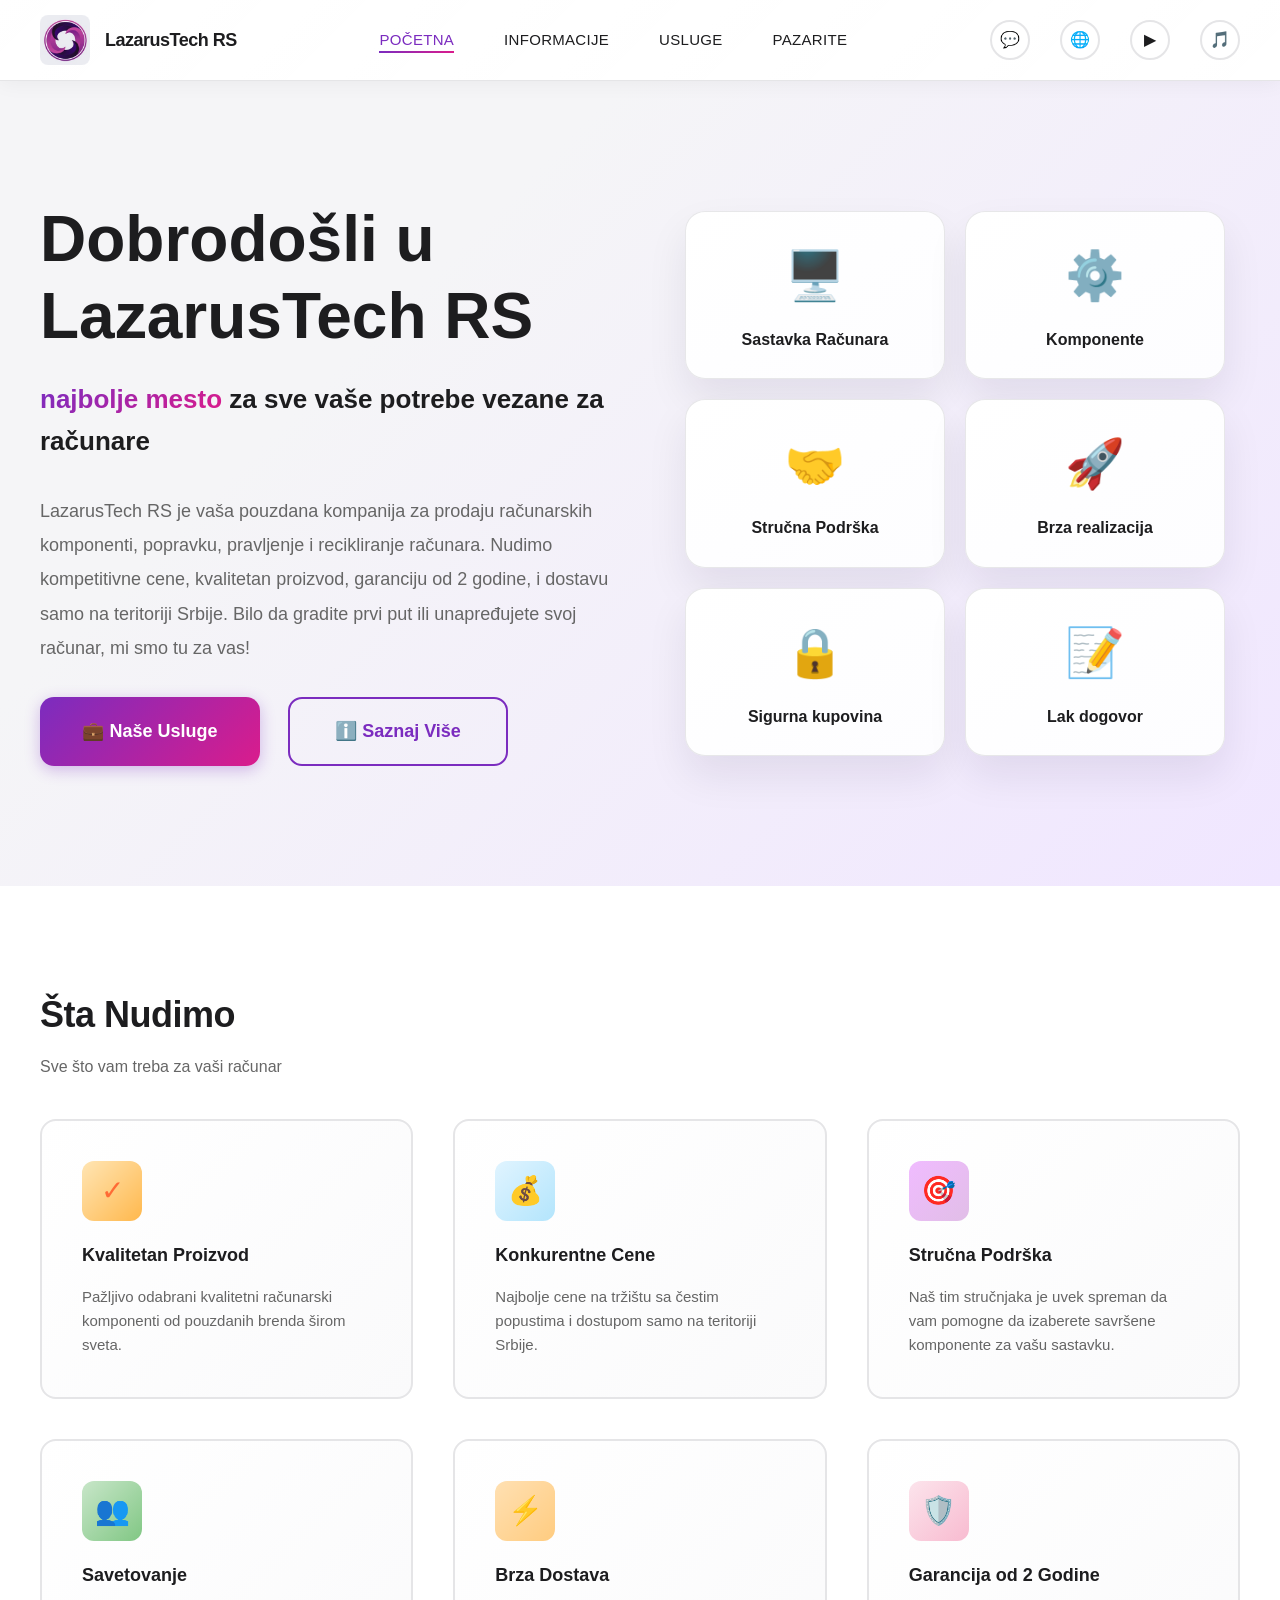
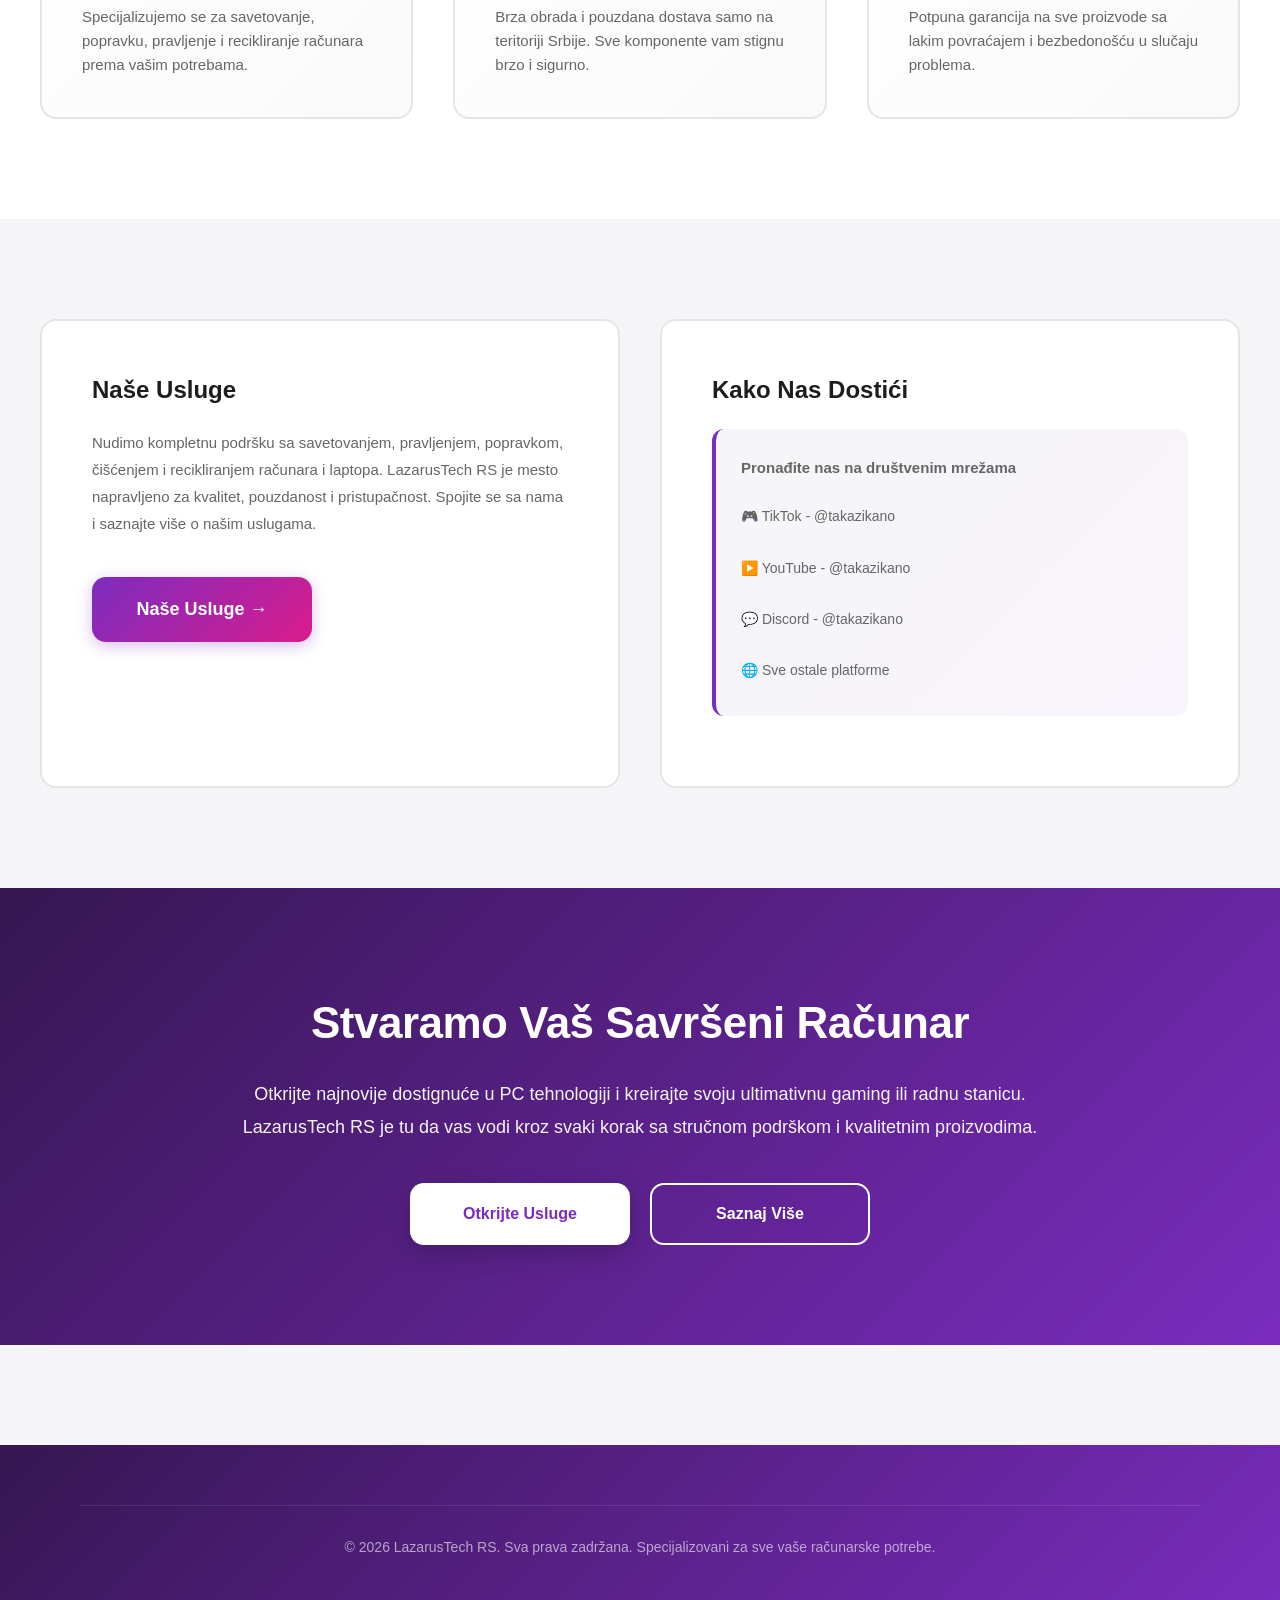
<file: index.html>
<!DOCTYPE html>
<html lang="en">

<head>
    <meta charset="UTF-8">
    <meta name="viewport" content="width=device-width, initial-scale=1.0">
    <title>LazarusTech RS - Računarske Usluge u Srbiji</title>
    <meta name="description" content="LazarusTech RS - Specijalizovani za prodaju komponenti, popravku, sastavku, čišćenje i recikliranje računara. Dostava samo za Srbiju.">
    <meta name="keywords" content="računar, komponente, popravka, sastavka, usluge, Srbija, LazarusTech">
    <script>
        // Redirect to homepage
        window.location.href = './homepage/index.html';
    </script>
    <style>
        body {
            font-family: -apple-system, BlinkMacSystemFont, 'Segoe UI', 'Roboto', sans-serif;
            background: linear-gradient(135deg, #361652 0%, #7B2CBF 100%);
            color: white;
            margin: 0;
            padding: 0;
            display: flex;
            align-items: center;
            justify-content: center;
            min-height: 100vh;
        }
        
        .loading-container {
            text-align: center;
        }
        
        .logo {
            width: 80px;
            height: 80px;
            border-radius: 50%;
            background: linear-gradient(135deg, #7B2CBF, #DA1C8C);
            margin: 0 auto 30px;
            display: flex;
            align-items: center;
            justify-content: center;
            font-size: 40px;
            box-shadow: 0 8px 32px rgba(123, 44, 191, 0.3);
            animation: spin 3s linear infinite;
        }
        
        h1 {
            font-size: 32px;
            font-weight: 700;
            margin: 0 0 15px;
            letter-spacing: -0.5px;
        }
        
        p {
            font-size: 16px;
            opacity: 0.95;
            margin: 0 0 30px;
        }
        
        .loading-text {
            font-size: 14px;
            opacity: 0.8;
        }
        
        @keyframes spin {
            from {
                transform: rotate(0deg);
            }
            to {
                transform: rotate(360deg);
            }
        }
        
        @keyframes pulse {
            0%,
            100% {
                opacity: 0.7;
            }
            50% {
                opacity: 1;
            }
        }
        
        .dot {
            display: inline-block;
            width: 8px;
            height: 8px;
            border-radius: 50%;
            background: white;
            margin: 0 4px;
            animation: pulse 1.5s infinite;
        }
        
        .dot:nth-child(2) {
            animation-delay: 0.2s;
        }
        
        .dot:nth-child(3) {
            animation-delay: 0.4s;
        }
        
        a {
            color: white;
            text-decoration: none;
            padding: 12px 28px;
            border: 2px solid white;
            border-radius: 8px;
            display: inline-block;
            transition: all 0.3s ease;
            font-weight: 600;
        }
        
        a:hover {
            background: white;
            color: #7B2CBF;
            transform: translateY(-2px);
            box-shadow: 0 8px 24px rgba(0, 0, 0, 0.2);
        }
        
        .no-script {
            display: none;
        }
    </style>
</head>

<body>
    <div class="loading-container">
        <div class="logo">L</div>
        <h1>LazarusTech RS</h1>
        <p>Učitavanje vaših usluga...</p>

        <div class="loading-text">
            <span class="dot"></span>
            <span class="dot"></span>
            <span class="dot"></span>
        </div>
    </div>

    <noscript>
        <div class="loading-container no-script" style="display: flex; flex-direction: column;">
            <h1>Dobrodošli u LazarusTech RS</h1>
            <p>JavaScript je potreban za pravilno funkcionisanje ove veb stranice.</p>
            <a href="./homepage/index.html">Continue to Homepage</a>
        </div>
    </noscript>
</body>

</html>
</file>
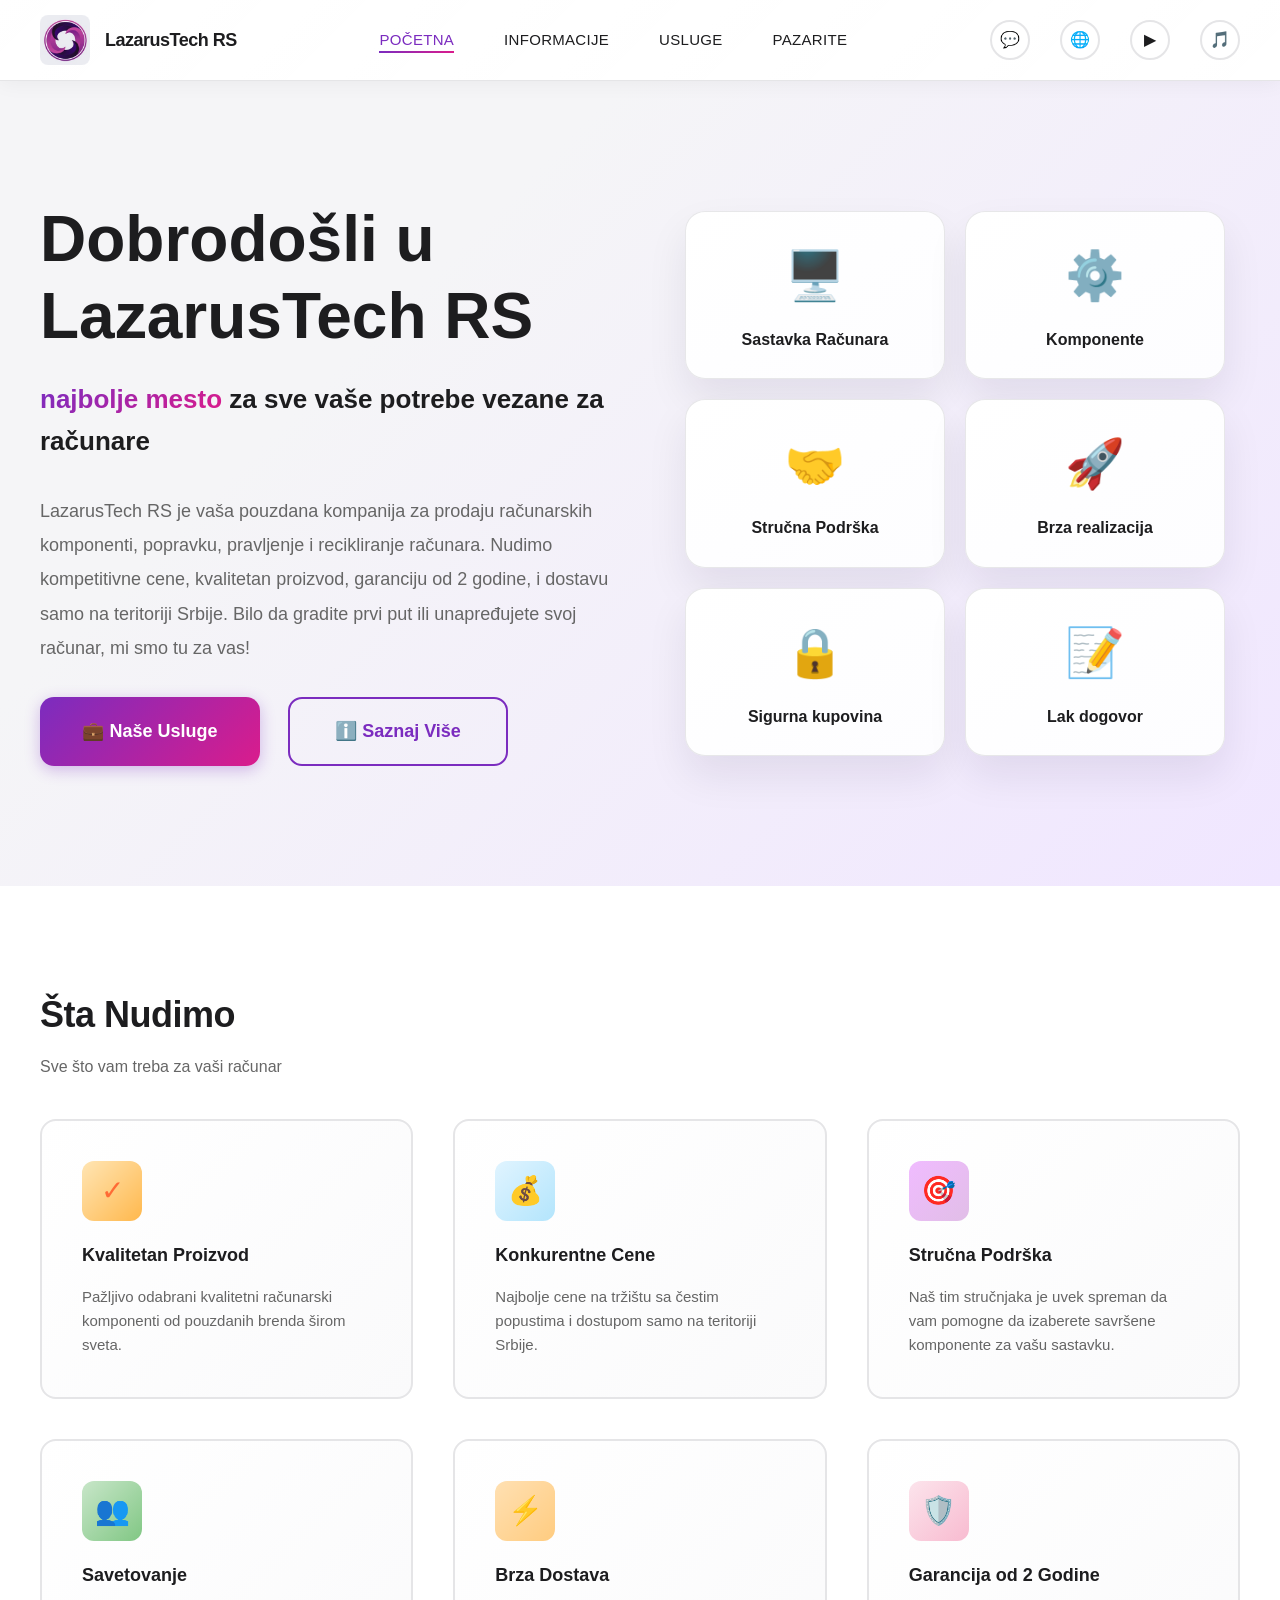
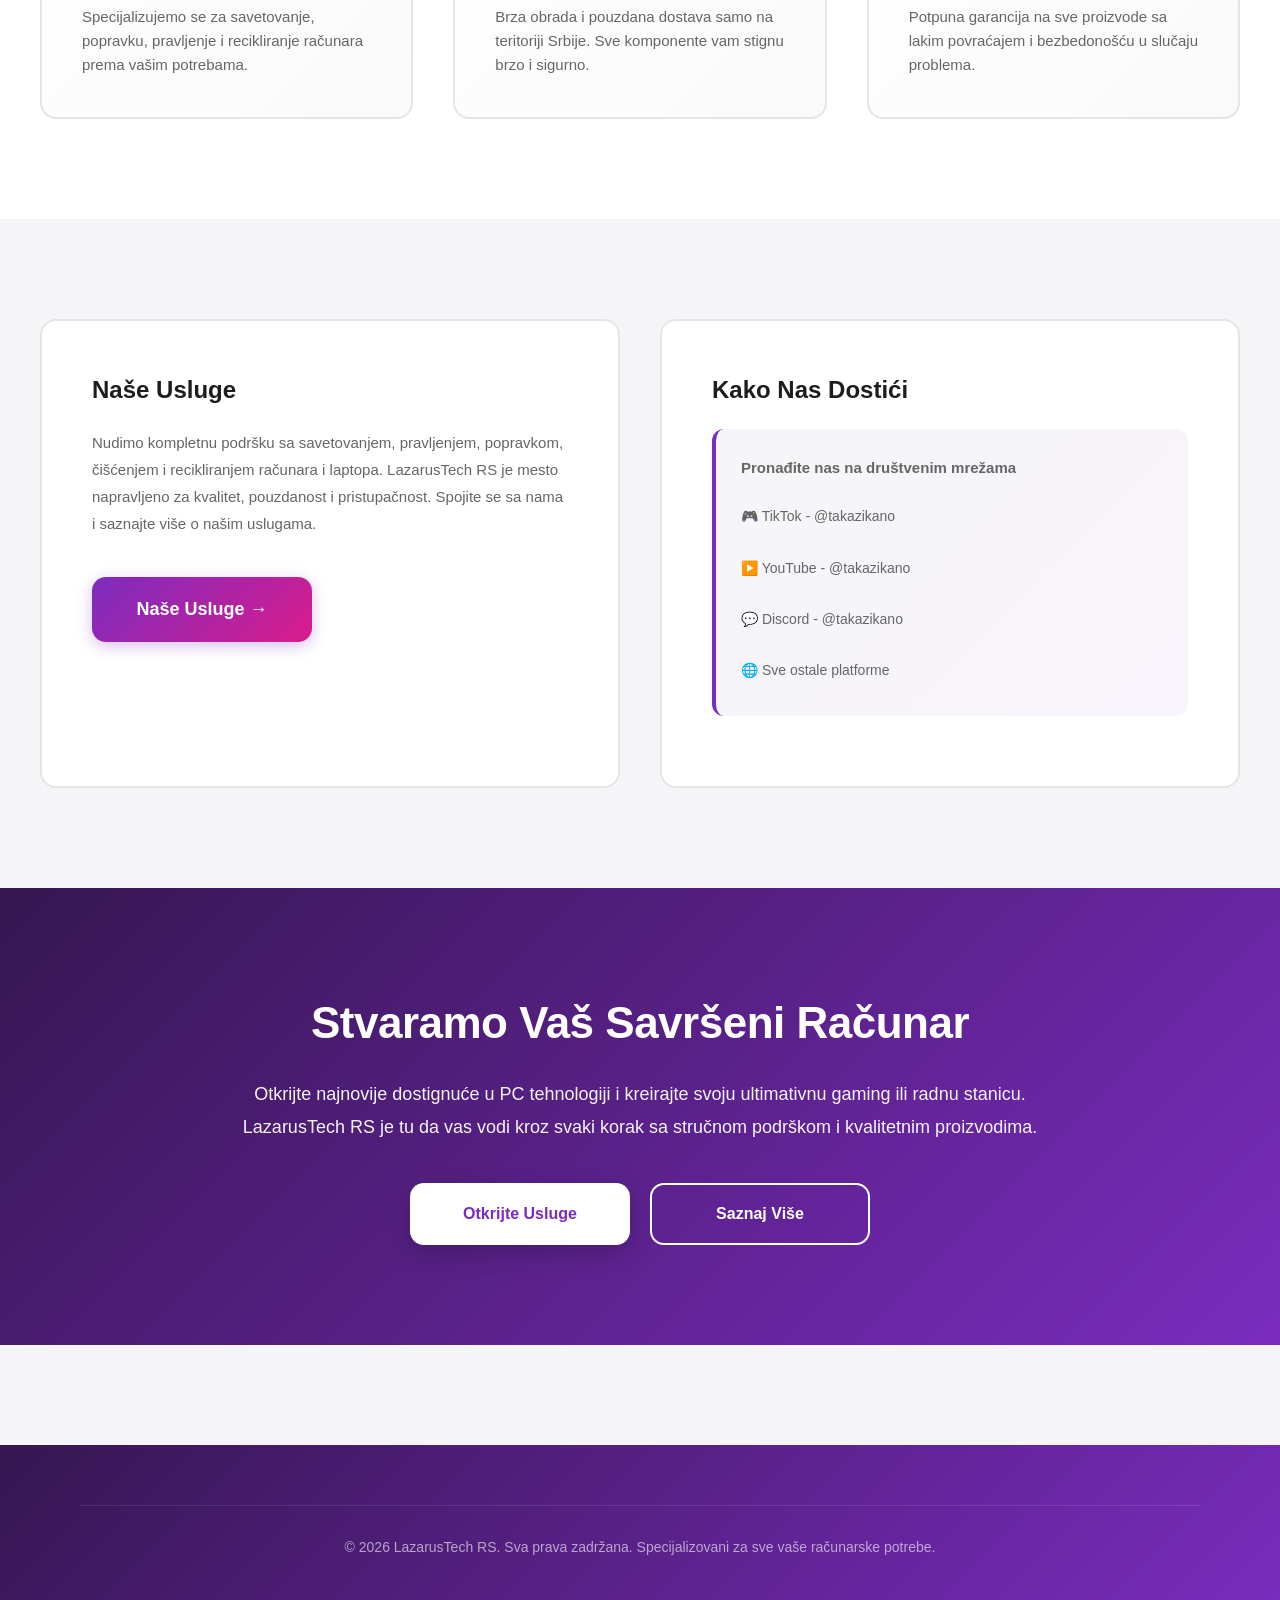
<file: homepage/index.html>
<!DOCTYPE html>
<html lang="en">

<head>
    <meta charset="UTF-8">
    <meta name="viewport" content="width=device-width, initial-scale=1.0">
    <title>LazarusTech RS - Početna</title>
    <link rel="stylesheet" href="../shared/shared-styles.css">
    <link rel="stylesheet" href="styles.css">
</head>

<body>
    <!-- Navigation -->
    <nav>
        <div class="nav-container">
            <a href="index.html" class="nav-logo">
                <img src="./images/otpc-logo.png" alt="LazarusTech RS" class="logo-image">
                <span class="logo-text">LazarusTech RS</span>
            </a>

            <ul class="nav-menu">
                <li><a href="index.html" class="active">POČETNA</a></li>
                <li><a href="../information/index.html">INFORMACIJE</a></li>
                <li><a href="../online-store/index.html">USLUGE</a></li>
                <li><a href="../local-store/index.html">PAZARITE</a></li>
            </ul>

            <div class="nav-socials">
                <a href="" class="social-btn" data-social="discord" title="Discord">💬</a>
                <a href="" class="social-btn" data-social="github" title="Support Page">🌐</a>
                <a href="" class="social-btn" data-social="youtube" title="YouTube">▶</a>
                <a href="" class="social-btn" data-social="tiktok" title="TikTok">🎵</a>
            </div>
            <button class="mobile-menu-toggle" type="button" onclick="toggleMobileMenu()" aria-label="Otvori navigaciju" aria-expanded="false">
                <span></span>
            </button>
        </div>
    </nav>

    <!-- Main Content -->
    <main>
        <!-- Hero Section -->
        <section class="hero-section">
            <div class="container">
                <div class="hero-content">
                    <div class="hero-text" data-animate>
                        <h1 class="hero-title">Dobrodošli u LazarusTech RS</h1>
                        <p class="hero-subtitle">
                            <span class="highlight-text">najbolje mesto</span> za sve vaše potrebe vezane za računare
                        </p>
                        <div class="hero-description">
                            <p>
                                LazarusTech RS je vaša pouzdana kompanija za prodaju računarskih komponenti, popravku, pravljenje i recikliranje računara. Nudimo kompetitivne cene, kvalitetan proizvod, garanciju od 2 godine, i dostavu samo na teritoriji Srbije. Bilo da gradite prvi
                                put ili unapređujete svoj računar, mi smo tu za vas!
                            </p>
                        </div>
                        <div class="hero-buttons">
                            <a href="../online-store/index.html" class="btn btn-primary">
                                💼 Naše Usluge
                            </a>
                            <a href="../local-store/index.html" class="btn btn-secondary">
                                ℹ️ Saznaj Više
                            </a>
                        </div>
                    </div>

                    <div class="hero-visual" data-animate>
                        <div class="visual-box">
                            <div class="floating-card pc-build">
                                <div class="card-icon">🖥️</div>
                                <span>Sastavka Računara</span>
                            </div>
                            <div class="floating-card components">
                                <div class="card-icon">⚙️</div>
                                <span>Komponente</span>
                            </div>
                            <div class="floating-card support">
                                <div class="card-icon">🤝</div>
                                <span>Stručna Podrška</span>
                            </div>
                            <div class="floating-card fast-realization">
                                <div class="card-icon">🚀</div>
                                <span>Brza realizacija</span>
                            </div>
                            <div class="floating-card secure-purchase">
                                <div class="card-icon">🔒</div>
                                <span>Sigurna kupovina</span>
                            </div>
                            <div class="floating-card easy-deal">
                                <div class="card-icon">📝</div>
                                <span>Lak dogovor</span>
                            </div>
                        </div>
                    </div>
                </div>
            </div>
        </section>

        <!-- Features Section -->
        <section class="features-section">
            <div class="container">
                <h2 class="section-title">Šta Nudimo</h2>
                <p class="section-subtitle">Sve što vam treba za vaši računar</p>

                <div class="features-grid">
                    <div class="feature-card" data-animate>
                        <div class="feature-icon quality">
                            <span>✓</span>
                        </div>
                        <h3>Kvalitetan Proizvod</h3>
                        <p>Pažljivo odabrani kvalitetni računarski komponenti od pouzdanih brenda širom sveta.</p>
                    </div>

                    <div class="feature-card" data-animate>
                        <div class="feature-icon price">
                            <span>💰</span>
                        </div>
                        <h3>Konkurentne Cene</h3>
                        <p>Najbolje cene na tržištu sa čestim popustima i dostupom samo na teritoriji Srbije.</p>
                    </div>

                    <div class="feature-card" data-animate>
                        <div class="feature-icon support">
                            <span>🎯</span>
                        </div>
                        <h3>Stručna Podrška</h3>
                        <p>Naš tim stručnjaka je uvek spreman da vam pomogne da izaberete savršene komponente za vašu sastavku.</p>
                    </div>

                    <div class="feature-card" data-animate>
                        <div class="feature-icon community">
                            <span>👥</span>
                        </div>
                        <h3>Savetovanje</h3>
                        <p>Specijalizujemo se za savetovanje, popravku, pravljenje i recikliranje računara prema vašim potrebama.</p>
                    </div>

                    <div class="feature-card" data-animate>
                        <div class="feature-icon fast">
                            <span>⚡</span>
                        </div>
                        <h3>Brza Dostava</h3>
                        <p>Brza obrada i pouzdana dostava samo na teritoriji Srbije. Sve komponente vam stignu brzo i sigurno.</p>
                    </div>

                    <div class="feature-card" data-animate>
                        <div class="feature-icon warranty">
                            <span>🛡️</span>
                        </div>
                        <h3>Garancija od 2 Godine</h3>
                        <p>Potpuna garancija na sve proizvode sa lakim povraćajem i bezbedonošću u slučaju problema.</p>
                    </div>
                </div>
            </div>
        </section>

        <!-- Services Section -->
        <section class="services-section">
            <div class="container">
                <div class="services-grid">
                    <div class="service-card left-card" data-animate>
                        <div class="service-content">
                            <h3>Naše Usluge</h3>
                            <p>
                                Nudimo kompletnu podršku sa savetovanjem, pravljenjem, popravkom, čišćenjem i recikliranjem računara i laptopa. LazarusTech RS je mesto napravljeno za kvalitet, pouzdanost i pristupačnost. Spojite se sa nama i saznajte više o našim uslugama.
                            </p>
                            <a href="../online-store/index.html" class="btn btn-primary">Naše Usluge →</a>
                        </div>
                    </div>

                    <div class="service-card right-card" data-animate>
                        <div class="service-content">
                            <h3>Kako Nas Dostići</h3>
                            <div class="contact-info">
                                <p><strong>Pronađite nas na društvenim mrežama</strong></p>
                                <div class="social-handles">
                                    <p>🎮 TikTok - @takazikano</p>
                                    <p>▶️ YouTube - @takazikano</p>
                                    <p>💬 Discord - @takazikano</p>
                                    <p>🌐 Sve ostale platforme</p>
                                </div>
                            </div>
                        </div>
                    </div>
                </div>
            </div>
        </section>

        <!-- CTA Section -->
        <section class="cta-section" data-animate>
            <div class="container">
                <div class="cta-content">
                    <h2>Stvaramo Vaš Savršeni Računar</h2>
                    <p>
                        Otkrijte najnovije dostignuće u PC tehnologiji i kreirajte svoju ultimativnu gaming ili radnu stanicu. LazarusTech RS je tu da vas vodi kroz svaki korak sa stručnom podrškom i kvalitetnim proizvodima.
                    </p>
                    <div class="cta-buttons">
                        <a href="../online-store/index.html" class="btn btn-primary btn-large">
                            Otkrijte Usluge
                        </a>
                        <a href="../information/index.html" class="btn btn-secondary btn-large">
                            Saznaj Više
                        </a>
                    </div>
                </div>
            </div>
        </section>
    </main>

    <!-- Footer -->
    <footer>
        <div class="container">
            <div class="footer-bottom">
                <p>&copy; 2026 LazarusTech RS. Sva prava zadržana. Specijalizovani za sve vaše računarske potrebe.</p>
            </div>
        </div>
    </footer>

    <script src="../shared/shared-script.js"></script>
    <script src="script.js"></script>
</body>

</html>
</file>
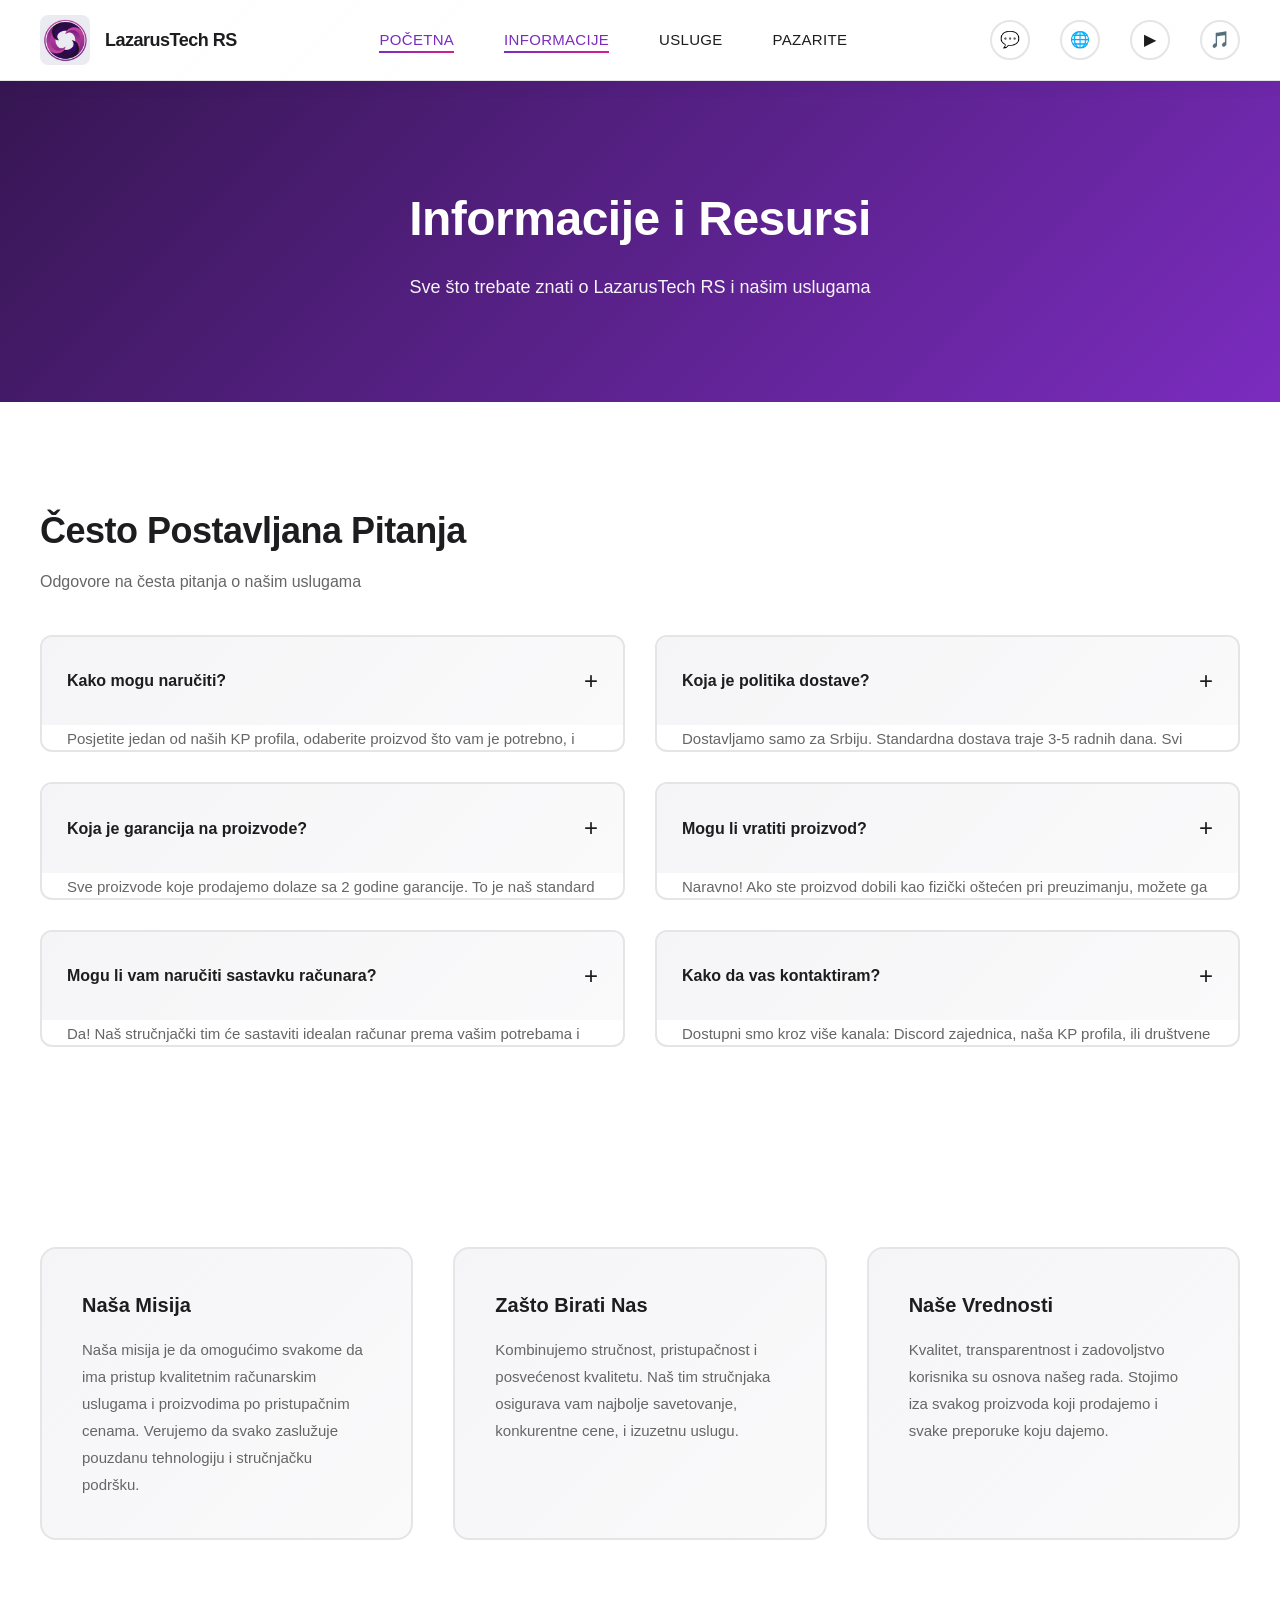
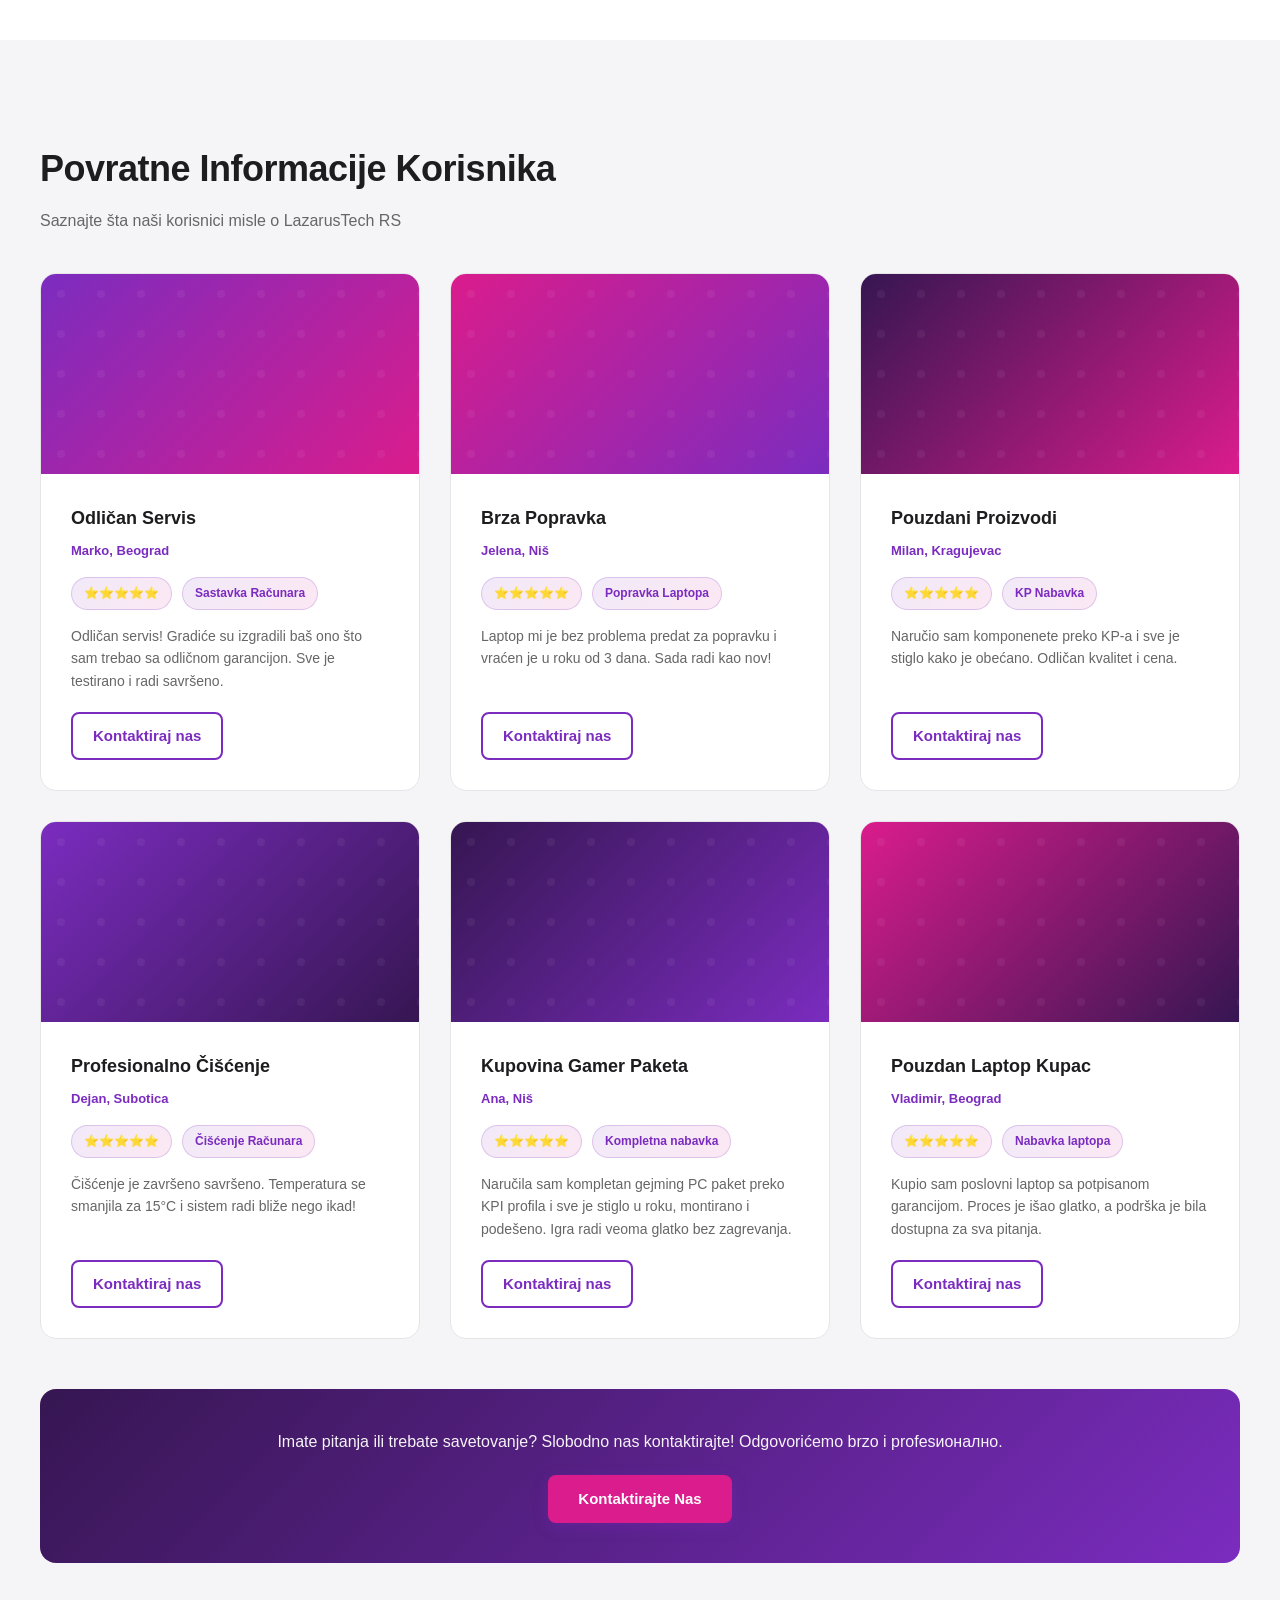
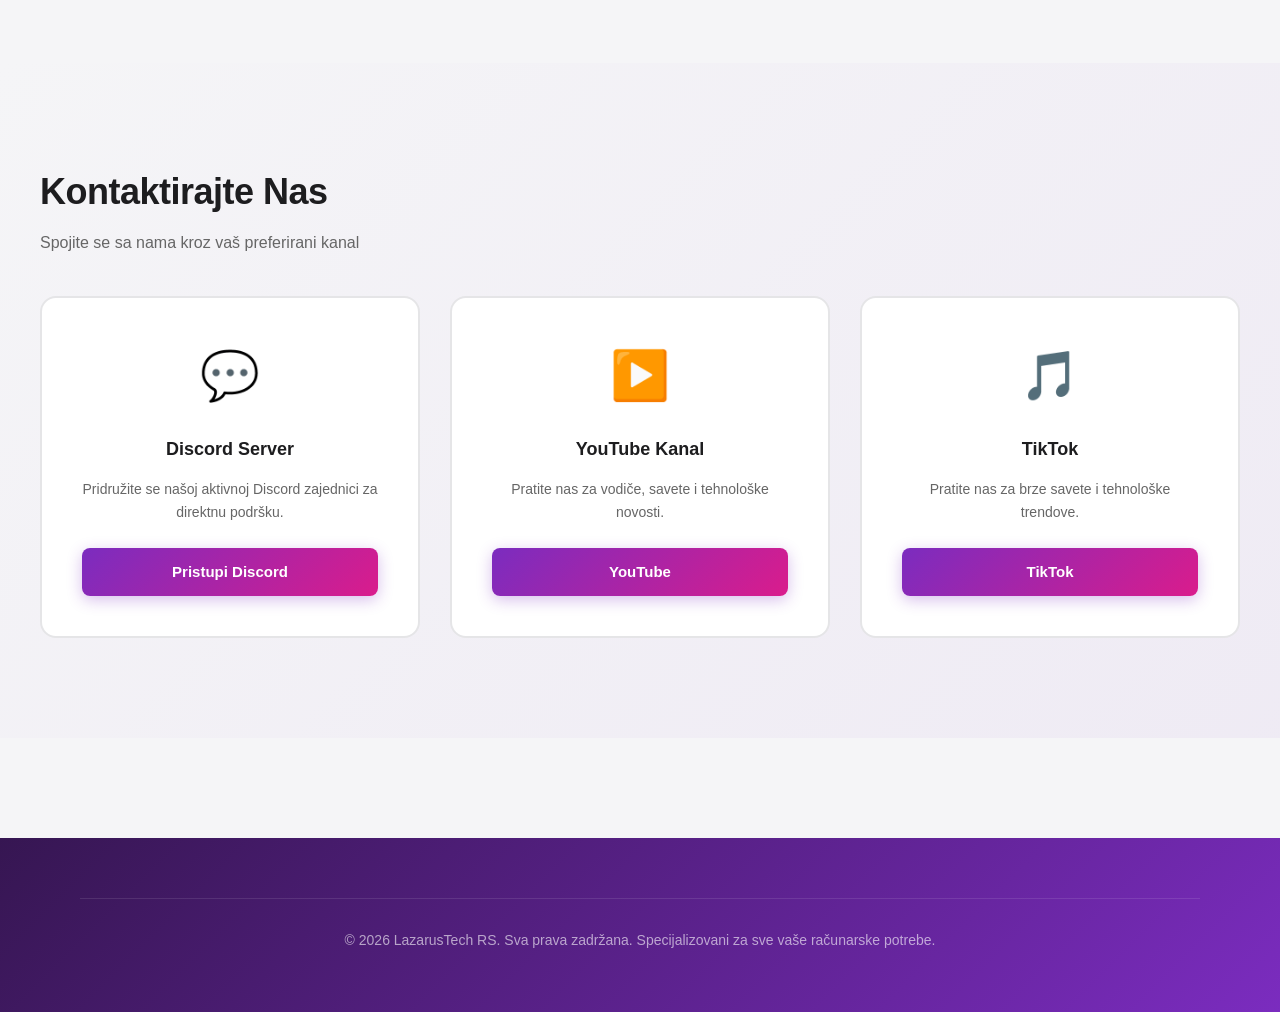
<file: information/index.html>
<!DOCTYPE html>
<html lang="en">

<head>
    <meta charset="UTF-8">
    <meta name="viewport" content="width=device-width, initial-scale=1.0">
    <title>Informacije - LazarusTech RS</title>
    <link rel="stylesheet" href="../shared/shared-styles.css">
    <link rel="stylesheet" href="styles.css">
</head>

<body>
    <!-- Navigation -->
    <nav>
        <div class="nav-container">
            <a href="../homepage/index.html" class="nav-logo">
                <img src="./images/otpc-logo.png" alt="LazarusTech RS" class="logo-image">
                <span class="logo-text">LazarusTech RS</span>
            </a>

            <ul class="nav-menu">
                <li><a href="../homepage/index.html">POČETNA</a></li>
                <li><a href="index.html" class="active">INFORMACIJE</a></li>
                <li><a href="../online-store/index.html">USLUGE</a></li>
                <li><a href="../local-store/index.html">PAZARITE</a></li>
            </ul>

            <div class="nav-socials">
                <a href="" class="social-btn" data-social="discord" title="Discord">💬</a>
                <a href="" class="social-btn" data-social="github" title="Support Page">🌐</a>
                <a href="" class="social-btn" data-social="youtube" title="YouTube">▶</a>
                <a href="" class="social-btn" data-social="tiktok" title="TikTok">🎵</a>
            </div>
            <button class="mobile-menu-toggle" type="button" onclick="toggleMobileMenu()" aria-label="Otvori navigaciju" aria-expanded="false">
                <span></span>
            </button>
        </div>
    </nav>

    <!-- Main Content -->
    <main>
        <!-- Page Header -->
        <section class="page-header">
            <div class="container">
                <h1 class="page-title">Informacije i Resursi</h1>
                <p class="page-description">Sve što trebate znati o LazarusTech RS i našim uslugama</p>
            </div>
        </section>

        <!-- FAQ Section -->
        <section class="faq-section">
            <div class="container">
                <h2 class="section-title">Često Postavljana Pitanja</h2>
                <p class="section-subtitle">Odgovore na česta pitanja o našim uslugama</p>

                <div class="faq-grid">
                    <div class="faq-item" data-animate>
                        <div class="faq-header">
                            <h3>Kako mogu naručiti?</h3>
                            <span class="faq-toggle">+</span>
                        </div>
                        <div class="faq-content">
                            <p>Posjetite jedan od naših KP profila, odaberite proizvod što vam je potrebno, i pratite instrukcije na KP-u. Mi ćemo vam brzo odgovoriti i organizovati dostavu na vašu adresu u Srbiji.</p>
                        </div>
                    </div>

                    <div class="faq-item" data-animate>
                        <div class="faq-header">
                            <h3>Koja je politika dostave?</h3>
                            <span class="faq-toggle">+</span>
                        </div>
                        <div class="faq-content">
                            <p>Dostavljamo samo za Srbiju. Standardna dostava traje 3-5 radnih dana. Svi proizvodi su pažljivo pakovani kako bi stigli u savršenom stanju. Možete pratiti vašu porudžbinu u realnom vremenu.</p>
                        </div>
                    </div>

                    <div class="faq-item" data-animate>
                        <div class="faq-header">
                            <h3>Koja je garancija na proizvode?</h3>
                            <span class="faq-toggle">+</span>
                        </div>
                        <div class="faq-content">
                            <p>Sve proizvode koje prodajemo dolaze sa 2 godine garancije. To je naš standard kvaliteta. Ako imate problem, mi ćemo ga rešiti brzo i bez muke.</p>
                        </div>
                    </div>

                    <div class="faq-item" data-animate>
                        <div class="faq-header">
                            <h3>Mogu li vratiti proizvod?</h3>
                            <span class="faq-toggle">+</span>
                        </div>
                        <div class="faq-content">
                            <p>Naravno! Ako ste proizvod dobili kao fizički oštećen pri preuzimanju, možete ga i vratiti. Proizvod ne sme biti korišćen i mora biti u originalnom pakovanju. Za defektne proizvode, primenjujemo garanciju nakon tog roka. Kontaktirajte
                                nas bilo kad. proces povraćaja.</p>
                        </div>
                    </div>

                    <div class="faq-item" data-animate>
                        <div class="faq-header">
                            <h3>Mogu li vam naručiti sastavku računara?</h3>
                            <span class="faq-toggle">+</span>
                        </div>
                        <div class="faq-content">
                            <p>Da! Naš stručnjački tim će sastaviti idealan računar prema vašim potrebama i budžetu. Možete nas kontaktirati direktno ili kroz naše društvene mreže. Nudimo savetovanje, procurement, sastavku, i testiranje.</p>
                        </div>
                    </div>

                    <div class="faq-item" data-animate>
                        <div class="faq-header">
                            <h3>Kako da vas kontaktiram?</h3>
                            <span class="faq-toggle">+</span>
                        </div>
                        <div class="faq-content">
                            <p>Dostupni smo kroz više kanala: Discord zajednica, naša KP profila, ili društvene mreže (@takazikano na svim platformama). Naš tim obično odgovara u roku od 24 sata. Za hitne probleme, kontaktirajte nas na Discord serveru za
                                direktnu podršku.
                            </p>
                        </div>
                    </div>
                </div>
            </div>
        </section>

        <!-- Company Info Section -->
        <section class="company-info-section">
            <div class="container">
                <div class="info-grid">
                    <div class="info-card" data-animate>
                        <h3>Naša Misija</h3>
                        <p>
                            Naša misija je da omogućimo svakome da ima pristup kvalitetnim računarskim uslugama i proizvodima po pristupačnim cenama. Verujemo da svako zaslužuje pouzdanu tehnologiju i stručnjačku podršku.
                        </p>
                    </div>

                    <div class="info-card" data-animate>
                        <h3>Zašto Birati Nas</h3>
                        <p>
                            Kombinujemo stručnost, pristupačnost i posvećenost kvalitetu. Naš tim stručnjaka osigurava vam najbolje savetovanje, konkurentne cene, i izuzetnu uslugu.
                        </p>
                    </div>

                    <div class="info-card" data-animate>
                        <h3>Naše Vrednosti</h3>
                        <p>
                            Kvalitet, transparentnost i zadovoljstvo korisnika su osnova našeg rada. Stojimo iza svakog proizvoda koji prodajemo i svake preporuke koju dajemo.
                        </p>
                    </div>


                </div>
            </div>
        </section>

        <!-- Testimonials Section -->
        <section class="builds-section">
            <div class="container">
                <h2 class="section-title">Povratne Informacije Korisnika</h2>
                <p class="section-subtitle">Saznajte šta naši korisnici misle o LazarusTech RS</p>

                <div class="builds-grid">
                    <div class="build-card" data-animate>
                        <div class="build-image" style="background: linear-gradient(135deg, #7B2CBF, #DA1C8C);"></div>
                        <div class="build-info">
                            <h3>Odličan Servis</h3>
                            <p class="build-author">Marko, Beograd</p>
                            <div class="build-stats">
                                <span>⭐⭐⭐⭐⭐</span>
                                <span>Sastavka Računara</span>
                            </div>
                            <p class="build-description">Odličan servis! Gradiće su izgradili baš ono što sam trebao sa odličnom garancijon. Sve je testirano i radi savršeno.</p>
                            <a href="../online-store/index.html" class="btn btn-secondary">Kontaktiraj nas</a>
                        </div>
                    </div>

                    <div class="build-card" data-animate>
                        <div class="build-image" style="background: linear-gradient(135deg, #DA1C8C, #7B2CBF);"></div>
                        <div class="build-info">
                            <h3>Brza Popravka</h3>
                            <p class="build-author">Jelena, Niš</p>
                            <div class="build-stats">
                                <span>⭐⭐⭐⭐⭐</span>
                                <span>Popravka Laptopa</span>
                            </div>
                            <p class="build-description">Laptop mi je bez problema predat za popravku i vraćen je u roku od 3 dana. Sada radi kao nov!</p>
                            <a href="../online-store/index.html" class="btn btn-secondary">Kontaktiraj nas</a>
                        </div>
                    </div>

                    <div class="build-card" data-animate>
                        <div class="build-image" style="background: linear-gradient(135deg, #361652, #DA1C8C);"></div>
                        <div class="build-info">
                            <h3>Pouzdani Proizvodi</h3>
                            <p class="build-author">Milan, Kragujevac</p>
                            <div class="build-stats">
                                <span>⭐⭐⭐⭐⭐</span>
                                <span>KP Nabavka</span>
                            </div>
                            <p class="build-description">Naručio sam komponenete preko KP-a i sve je stiglo kako je obećano. Odličan kvalitet i cena.</p>
                            <a href="../online-store/index.html" class="btn btn-secondary">Kontaktiraj nas</a>
                        </div>
                    </div>

                    <div class="build-card" data-animate>
                        <div class="build-image" style="background: linear-gradient(135deg, #7B2CBF, #361652);"></div>
                        <div class="build-info">
                            <h3>Profesionalno Čišćenje</h3>
                            <p class="build-author">Dejan, Subotica</p>
                            <div class="build-stats">
                                <span>⭐⭐⭐⭐⭐</span>
                                <span>Čišćenje Računara</span>
                            </div>
                            <p class="build-description">Čišćenje je završeno savršeno. Temperatura se smanjila za 15°C i sistem radi bliže nego ikad!</p>
                            <a href="../online-store/index.html" class="btn btn-secondary">Kontaktiraj nas</a>
                        </div>
                    </div>

                    <div class="build-card" data-animate>
                        <div class="build-image" style="background: linear-gradient(135deg, #361652, #7B2CBF);"></div>
                        <div class="build-info">
                            <h3>Kupovina Gamer Paketa</h3>
                            <p class="build-author">Ana, Niš</p>
                            <div class="build-stats">
                                <span>⭐⭐⭐⭐⭐</span>
                                <span>Kompletna nabavka</span>
                            </div>
                            <p class="build-description">Naručila sam kompletan gejming PC paket preko KPI profila i sve je stiglo u roku, montirano i podešeno. Igra radi veoma glatko bez zagrevanja.</p>
                            <a href="../online-store/index.html" class="btn btn-secondary">Kontaktiraj nas</a>
                        </div>
                    </div>

                    <div class="build-card" data-animate>
                        <div class="build-image" style="background: linear-gradient(135deg, #DA1C8C, #361652);"></div>
                        <div class="build-info">
                            <h3>Pouzdan Laptop Kupac</h3>
                            <p class="build-author">Vladimir, Beograd</p>
                            <div class="build-stats">
                                <span>⭐⭐⭐⭐⭐</span>
                                <span>Nabavka laptopa</span>
                            </div>
                            <p class="build-description">Kupio sam poslovni laptop sa potpisanom garancijom. Proces je išao glatko, a podrška je bila dostupna za sva pitanja.</p>
                            <a href="../online-store/index.html" class="btn btn-secondary">Kontaktiraj nas</a>
                        </div>
                    </div>
                </div>

                <div class="builds-cta">
                    <p>Imate pitanja ili trebate savetovanje? Slobodno nas kontaktirajte! Odgovorićemo brzo i profesионално.</p>
                    <a href="../online-store/index.html" class="btn btn-primary">Kontaktirajte Nas</a>
                </div>
            </div>
        </section>

        <!-- Contact Info Section -->
        <section class="contact-section">
            <div class="container">
                <h2 class="section-title">Kontaktirajte Nas</h2>
                <p class="section-subtitle">Spojite se sa nama kroz vaš preferirani kanal</p>

                <div class="contact-channels">
                    <div class="contact-card" data-animate>
                        <div class="channel-icon">💬</div>
                        <h3>Discord Server</h3>
                        <p>Pridružite se našoj aktivnoj Discord zajednici za direktnu podršku.</p>
                        <a href="" class="btn btn-primary" data-social="discord">Pristupi Discord</a>
                    </div>

                    <div class="contact-card" data-animate>
                        <div class="channel-icon">▶️</div>
                        <h3>YouTube Kanal</h3>
                        <p>Pratite nas za vodiče, savete i tehnološke novosti.</p>
                        <a href="" class="btn btn-primary" data-social="youtube">YouTube</a>
                    </div>

                    <div class="contact-card" data-animate>
                        <div class="channel-icon">🎵</div>
                        <h3>TikTok</h3>
                        <p>Pratite nas za brze savete i tehnološke trendove.</p>
                        <a href="" class="btn btn-primary" data-social="tiktok">TikTok</a>
                    </div>
                </div>
            </div>
        </section>
    </main>

    <!-- Footer -->
    <footer>
        <div class="container">
            <div class="footer-bottom">
                <p>&copy; 2026 LazarusTech RS. Sva prava zadržana. Specijalizovani za sve vaše računarske potrebe.</p>
            </div>
        </div>
    </footer>

    <script src="../shared/shared-script.js"></script>
    <script src="script.js"></script>
</body>

</html>
</file>
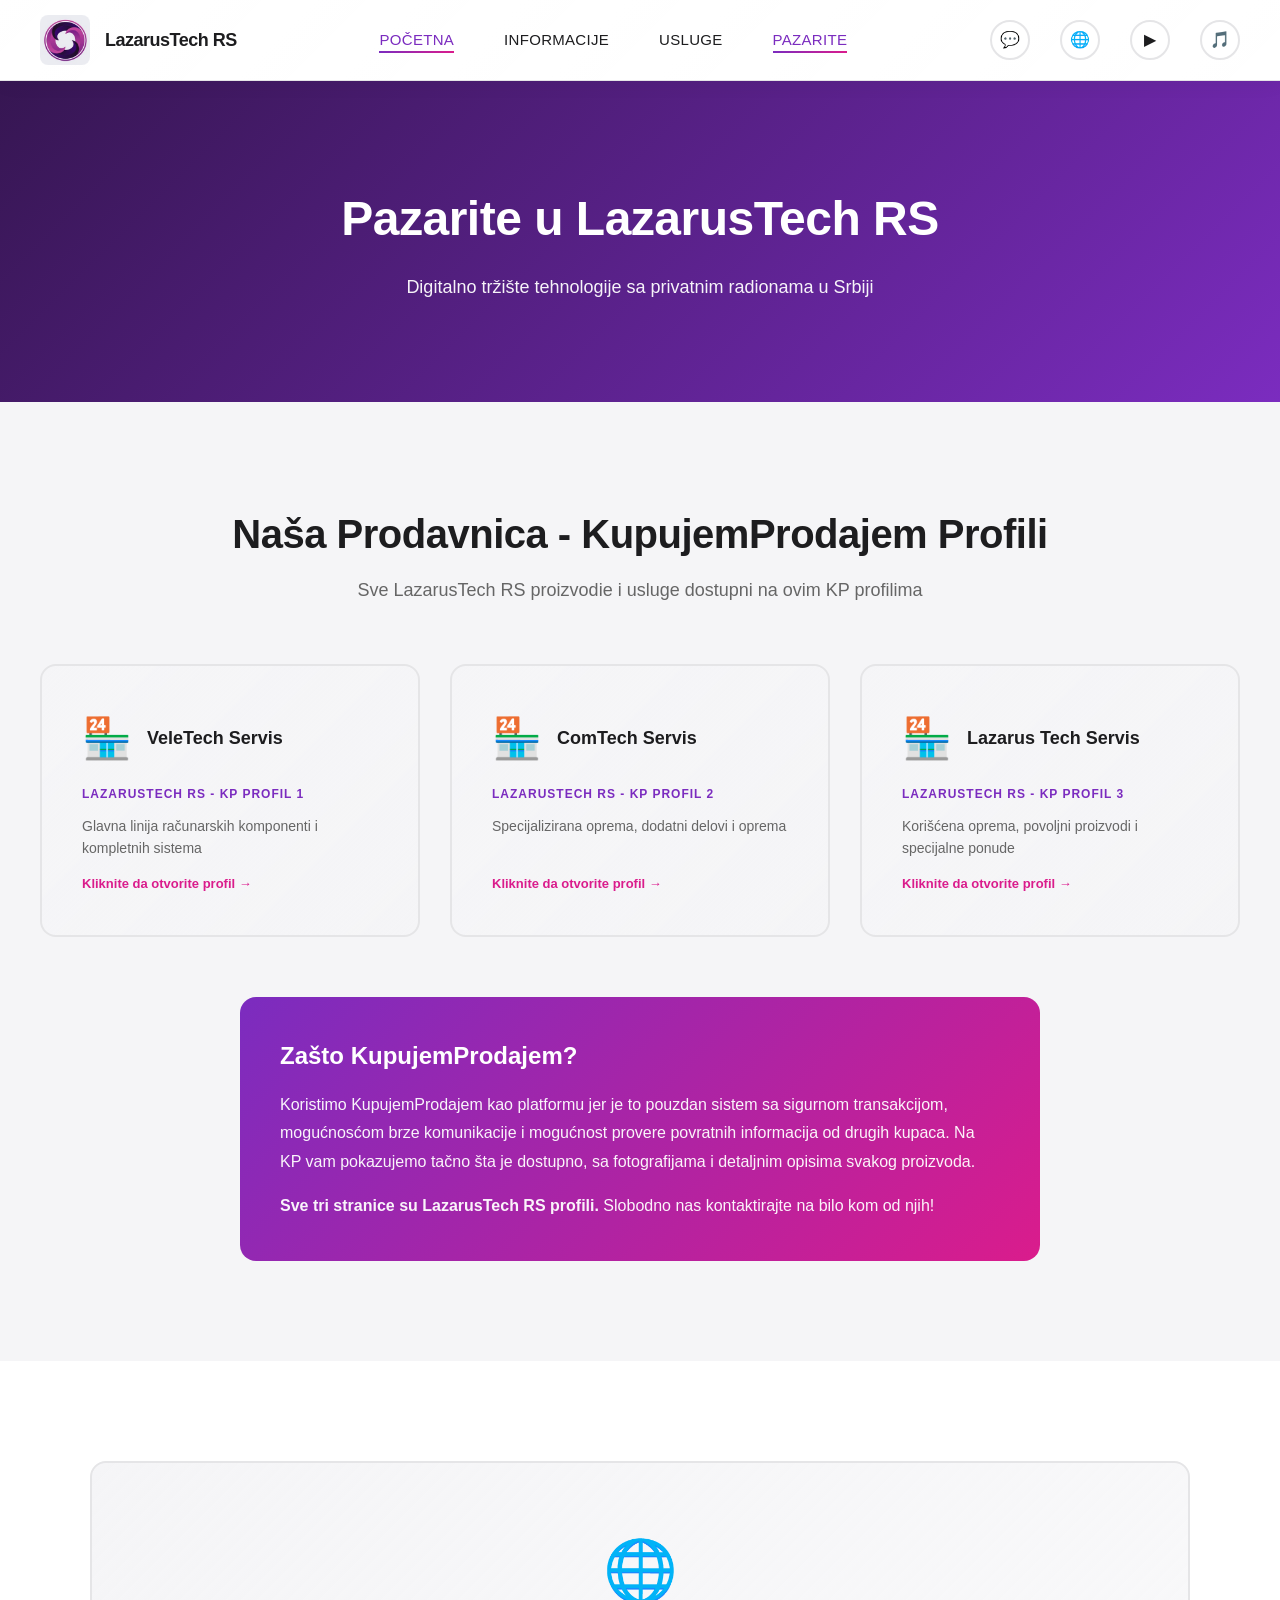
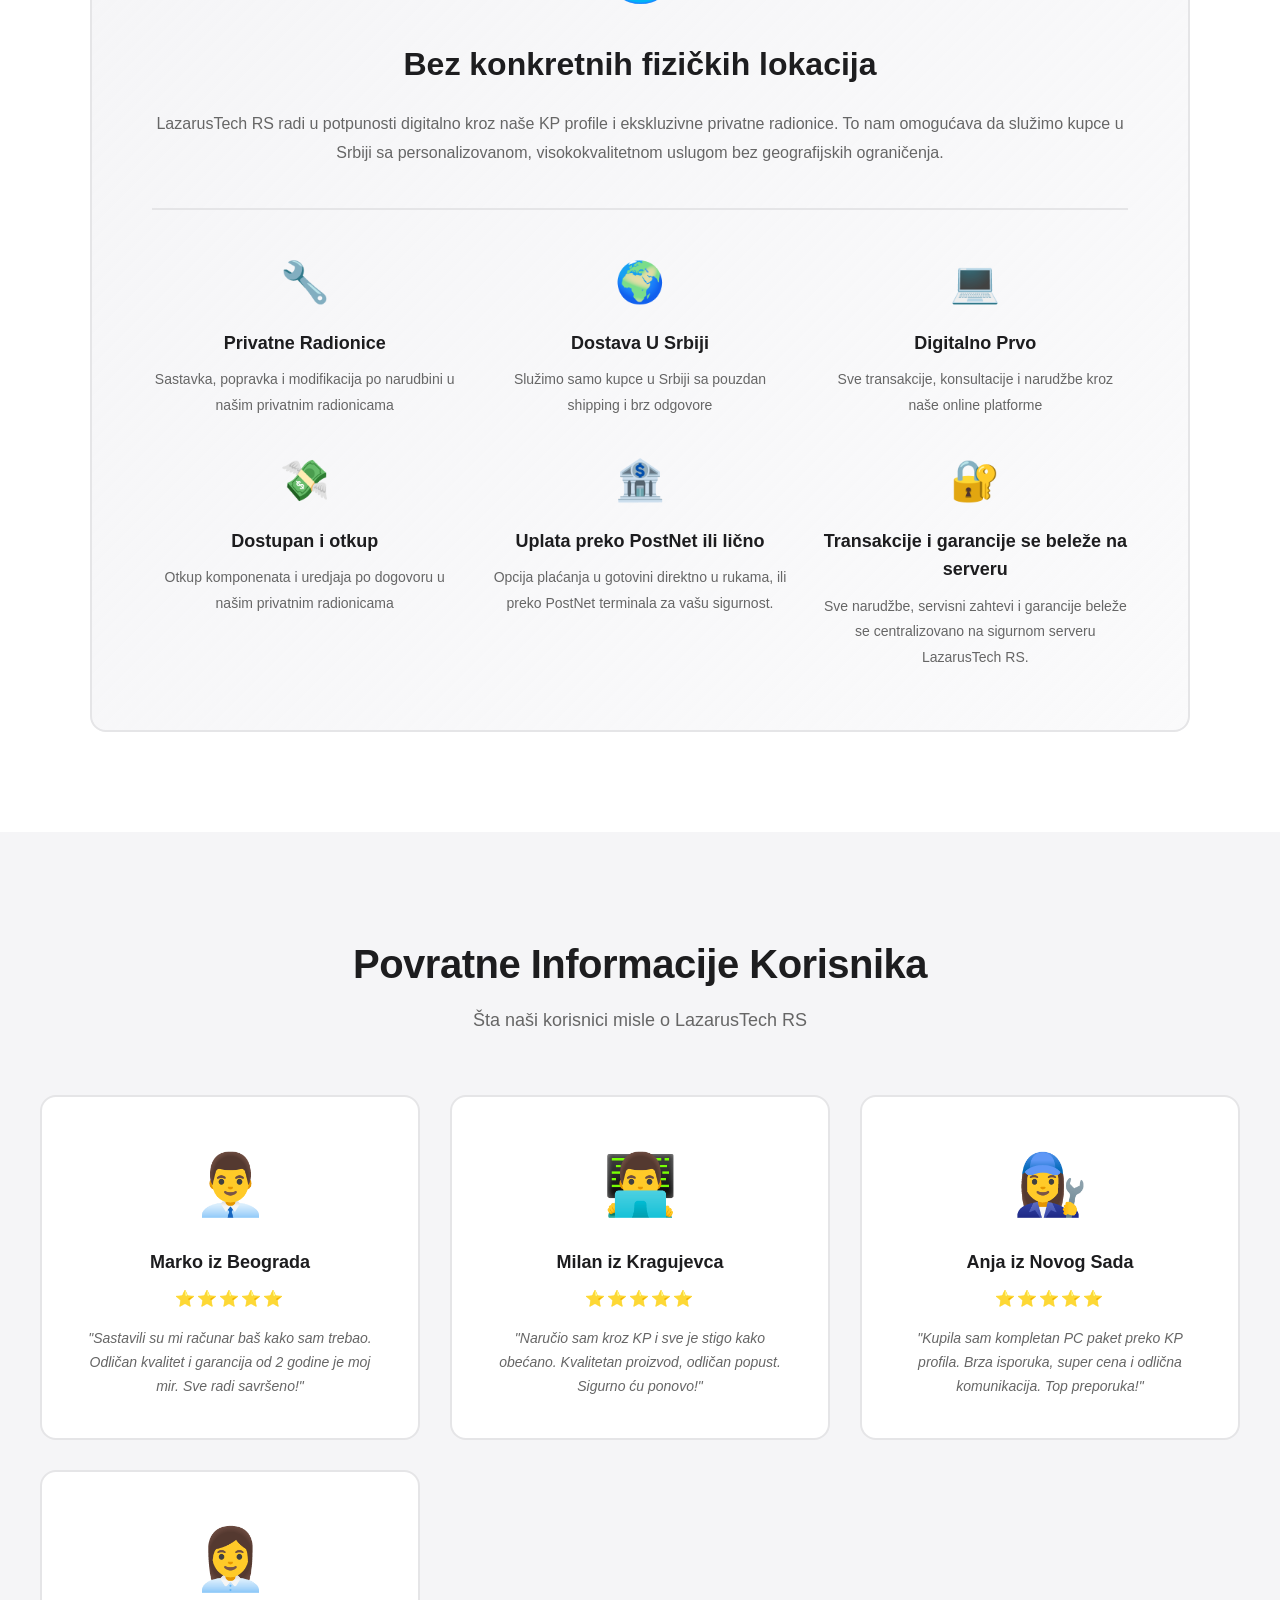
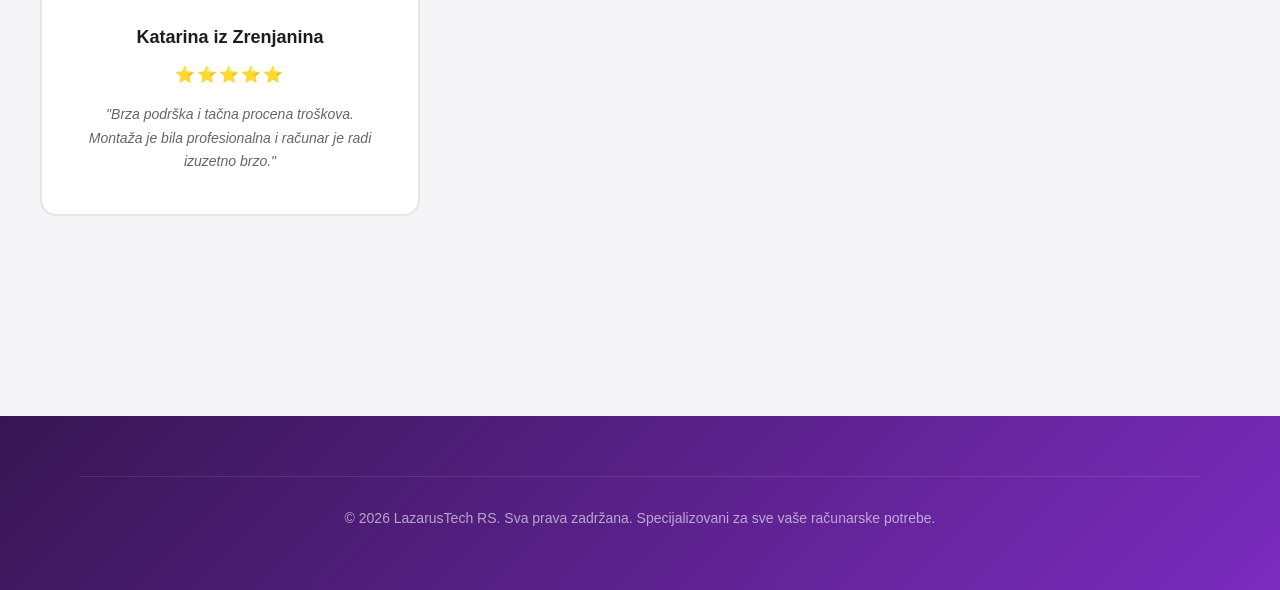
<file: local-store/index.html>
<!DOCTYPE html>
<html lang="en">

<head>
    <meta charset="UTF-8">
    <meta name="viewport" content="width=device-width, initial-scale=1.0">
    <title>Pazarite - LazarusTech RS</title>
    <link rel="stylesheet" href="../shared/shared-styles.css">
    <link rel="stylesheet" href="styles.css">
</head>

<body>
    <!-- Navigation -->
    <nav>
        <div class="nav-container">
            <a href="../homepage/index.html" class="nav-logo">
                <img src="./images/otpc-logo.png" alt="LazarusTech RS" class="logo-image">
                <span class="logo-text">LazarusTech RS</span>
            </a>

            <ul class="nav-menu">
                <li><a href="../homepage/index.html">POČETNA</a></li>
                <li><a href="../information/index.html">INFORMACIJE</a></li>
                <li><a href="../online-store/index.html">USLUGE</a></li>
                <li><a href="index.html" class="active">PAZARITE</a></li>
            </ul>

            <div class="nav-socials">
                <a href="" class="social-btn" data-social="discord" title="Discord">💬</a>
                <a href="" class="social-btn" data-social="github" title="Support Page">🌐</a>
                <a href="" class="social-btn" data-social="youtube" title="YouTube">▶</a>
                <a href="" class="social-btn" data-social="tiktok" title="TikTok">🎵</a>
            </div>
            <button class="mobile-menu-toggle" type="button" onclick="toggleMobileMenu()" aria-label="Otvori navigaciju" aria-expanded="false">
                <span></span>
            </button>
        </div>
    </nav>

    <!-- Main Content -->
    <main>
        <!-- Page Header -->
        <section class="page-header">
            <div class="container">
                <h1 class="page-title">Pazarite u LazarusTech RS</h1>
                <p class="page-description">Digitalno tržište tehnologije sa privatnim radionama u Srbiji</p>
            </div>
        </section>

        <!-- Store / Prodavnica Section -->
        <section class="store-section">
            <div class="container">
                <h2 class="section-title">Naša Prodavnica - KupujemProdajem Profili</h2>
                <p class="section-subtitle">Sve LazarusTech RS proizvodie i usluge dostupni na ovim KP profilima</p>

                <div class="store-cards-grid">
                    <a class="store-card" data-animate data-kp="veletech">
                        <div class="store-header">
                            <div class="store-icon">🏪</div>
                            <h3>VeleTech Servis</h3>
                        </div>
                        <p class="store-label">LazarusTech RS - KP Profil 1</p>
                        <p class="store-content">Glavna linija računarskih komponenti i kompletnih sistema</p>
                        <p class="store-note">Kliknite da otvorite profil →</p>
                    </a>

                    <a class="store-card" data-animate data-kp="comtech">
                        <div class="store-header">
                            <div class="store-icon">🏪</div>
                            <h3>ComTech Servis</h3>
                        </div>
                        <p class="store-label">LazarusTech RS - KP Profil 2</p>
                        <p class="store-content">Specijalizirana oprema, dodatni delovi i oprema</p>
                        <p class="store-note">Kliknite da otvorite profil →</p>
                    </a>

                    <a class="store-card" data-animate data-kp="lazarus">
                        <div class="store-header">
                            <div class="store-icon">🏪</div>
                            <h3>Lazarus Tech Servis</h3>
                        </div>
                        <p class="store-label">LazarusTech RS - KP Profil 3</p>
                        <p class="store-content">Korišćena oprema, povoljni proizvodi i specijalne ponude</p>
                        <p class="store-note">Kliknite da otvorite profil →</p>
                    </a>
                </div>

                <div class="store-info" data-animate>
                    <h3>Zašto KupujemProdajem?</h3>
                    <p>Koristimo KupujemProdajem kao platformu jer je to pouzdan sistem sa sigurnom transakcijom, mogućnosćom brze komunikacije i mogućnost provere povratnih informacija od drugih kupaca. Na KP vam pokazujemo tačno šta je dostupno, sa fotografijama
                        i detaljnim opisima svakog proizvoda.</p>
                    <p><strong>Sve tri stranice su LazarusTech RS profili.</strong> Slobodno nas kontaktirajte na bilo kom od njih!</p>
                </div>
            </div>
        </section>

        <!-- Physical Location Info -->
        <section class="location-section">
            <div class="container">
                <div class="location-card" data-animate>
                    <div class="location-icon">🌐</div>
                    <h2>Bez konkretnih fizičkih lokacija</h2>
                    <p>
                        LazarusTech RS radi u potpunosti digitalno kroz naše KP profile i ekskluzivne privatne radionice. To nam omogućava da služimo kupce u Srbiji sa personalizovanom, visokokvalitetnom uslugom bez geografijskih ograničenja.
                    </p>
                    <div class="location-details">
                        <div class="detail-item">
                            <span class="detail-icon">🔧</span>
                            <h3>Privatne Radionice</h3>
                            <p>Sastavka, popravka i modifikacija po narudbini u našim privatnim radionicama</p>
                        </div>
                        <div class="detail-item">
                            <span class="detail-icon">🌍</span>
                            <h3>Dostava U Srbiji</h3>
                            <p>Služimo samo kupce u Srbiji sa pouzdan shipping i brz odgovore</p>
                        </div>
                        <div class="detail-item">
                            <span class="detail-icon">💻</span>
                            <h3>Digitalno Prvo</h3>
                            <p>Sve transakcije, konsultacije i narudžbe kroz naše online platforme</p>
                        </div>
                        <div class="detail-item">
                            <span class="detail-icon">💸</span>
                            <h3>Dostupan i otkup</h3>
                            <p>Otkup komponenata i uredjaja po dogovoru u našim privatnim radionicama</p>
                        </div>

                        <div class="detail-item">
                            <span class="detail-icon">🏦</span>
                            <h3>Uplata preko PostNet ili lično</h3>
                            <p>Opcija plaćanja u gotovini direktno u rukama, ili preko PostNet terminala za vašu sigurnost.</p>
                        </div>

                        <div class="detail-item">
                            <span class="detail-icon">🔐</span>
                            <h3>Transakcije i garancije se beleže na serveru</h3>
                            <p>Sve narudžbe, servisni zahtevi i garancije beleže se centralizovano na sigurnom serveru LazarusTech RS.</p>
                        </div>
                    </div>
                </div>
            </div>
        </section>
    </main>

    <!-- Testimonials Section -->
    <section class="testimonials-section">
        <div class="container">
            <h2 class="section-title">Povratne Informacije Korisnika</h2>
            <p class="section-subtitle">Šta naši korisnici misle o LazarusTech RS</p>

            <div class="testimonials-grid">
                <div class="testimonial-card" data-animate>
                    <div class="testimonial-avatar">👨‍💼</div>
                    <div class="testimonial-content">
                        <h3>Marko iz Beograda</h3>
                        <p class="testimonial-rating">⭐⭐⭐⭐⭐</p>
                        <p class="testimonial-text">"Sastavili su mi računar baš kako sam trebao. Odličan kvalitet i garancija od 2 godine je moj mir. Sve radi savršeno!"</p>
                    </div>
                </div>

                <div class="testimonial-card" data-animate>
                    <div class="testimonial-avatar">👨‍💻</div>
                    <div class="testimonial-content">
                        <h3>Milan iz Kragujevca</h3>
                        <p class="testimonial-rating">⭐⭐⭐⭐⭐</p>
                        <p class="testimonial-text">"Naručio sam kroz KP i sve je stigo kako obećano. Kvalitetan proizvod, odličan popust. Sigurno ću ponovo!"</p>
                    </div>
                </div>

                <div class="testimonial-card" data-animate>
                    <div class="testimonial-avatar">👩‍🔧</div>
                    <div class="testimonial-content">
                        <h3>Anja iz Novog Sada</h3>
                        <p class="testimonial-rating">⭐⭐⭐⭐⭐</p>
                        <p class="testimonial-text">"Kupila sam kompletan PC paket preko KP profila. Brza isporuka, super cena i odlična komunikacija. Top preporuka!"</p>
                    </div>
                </div>

                <div class="testimonial-card" data-animate>
                    <div class="testimonial-avatar">👩‍💼</div>
                    <div class="testimonial-content">
                        <h3>Katarina iz Zrenjanina</h3>
                        <p class="testimonial-rating">⭐⭐⭐⭐⭐</p>
                        <p class="testimonial-text">"Brza podrška i tačna procena troškova. Montaža je bila profesionalna i računar je radi izuzetno brzo."</p>
                    </div>
                </div>
            </div>
        </div>
    </section>

    <!-- Footer -->
    <footer>
        <div class="container">
            <div class="footer-bottom">
                <p>&copy; 2026 LazarusTech RS. Sva prava zadržana. Specijalizovani za sve vaše računarske potrebe.</p>
            </div>
        </div>
    </footer>

    <script src="../shared/shared-script.js"></script>
    <script src="script.js"></script>
</body>

</html>
</file>
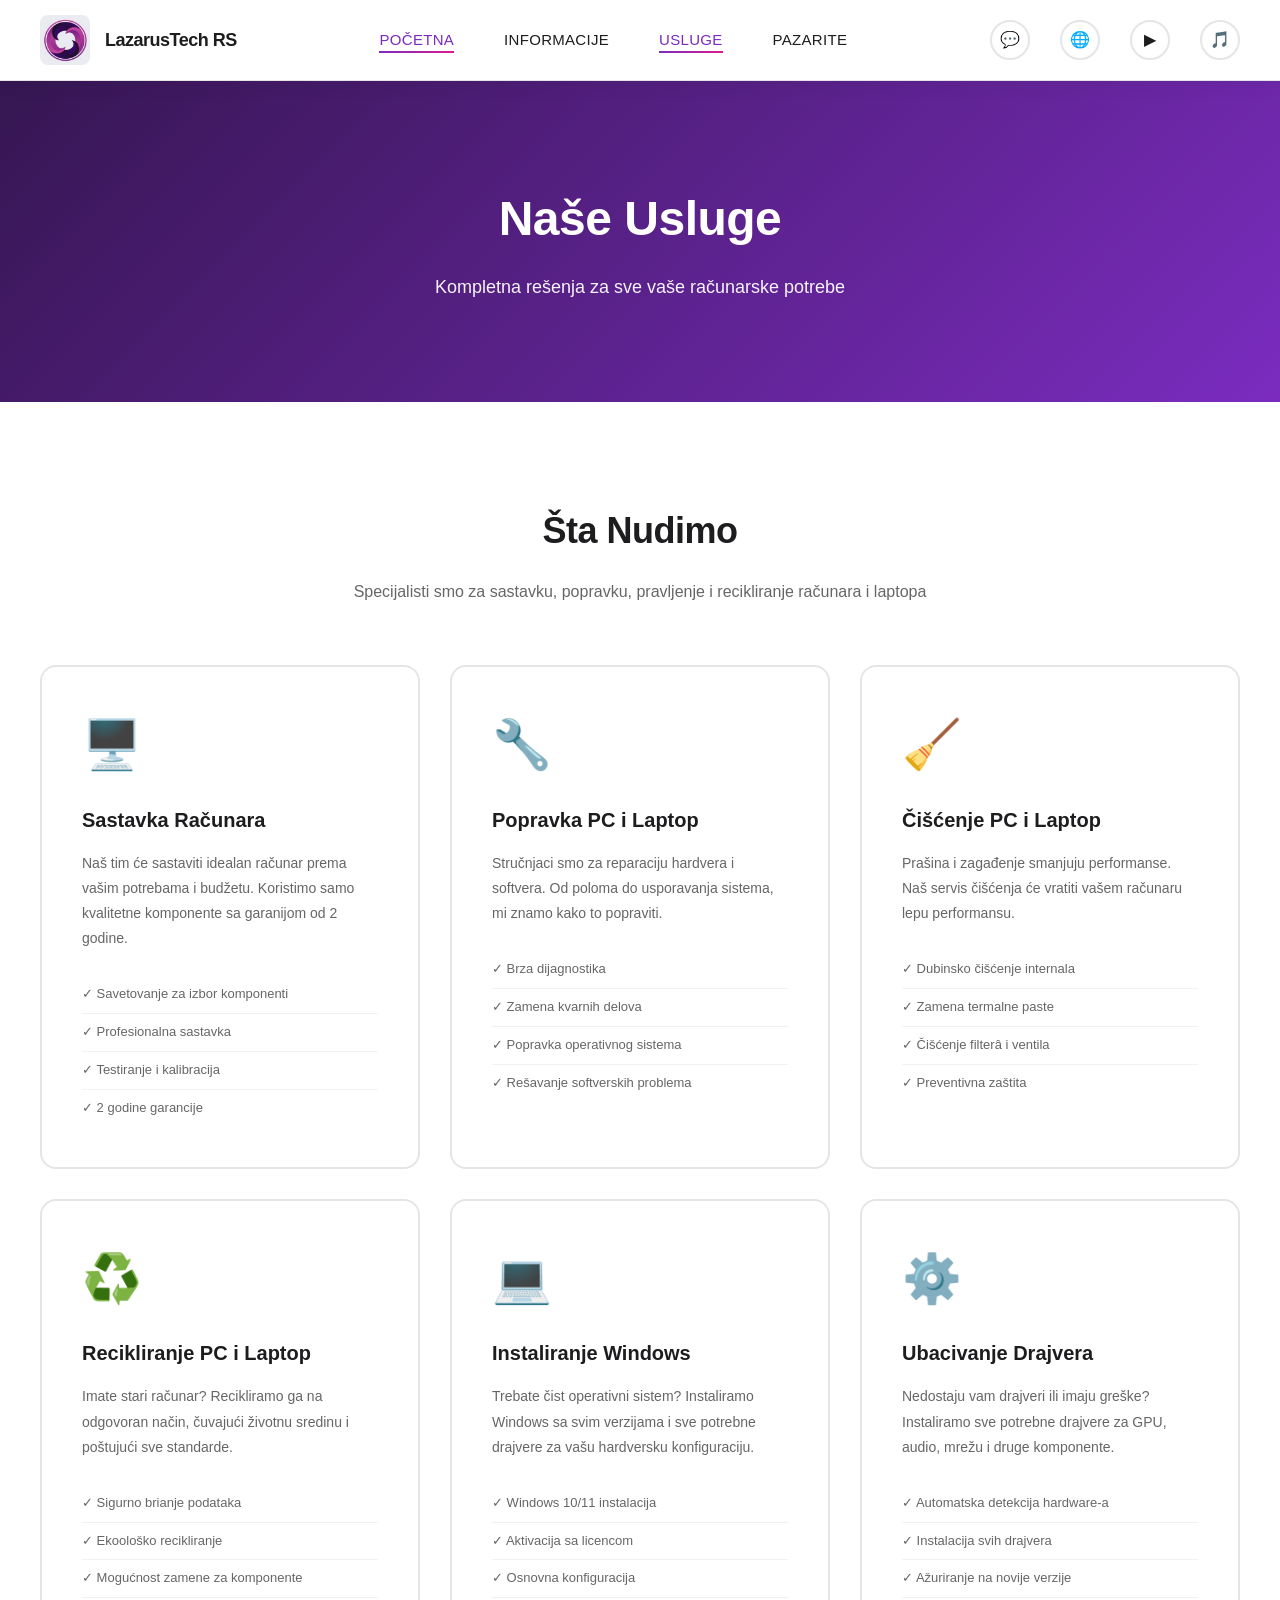
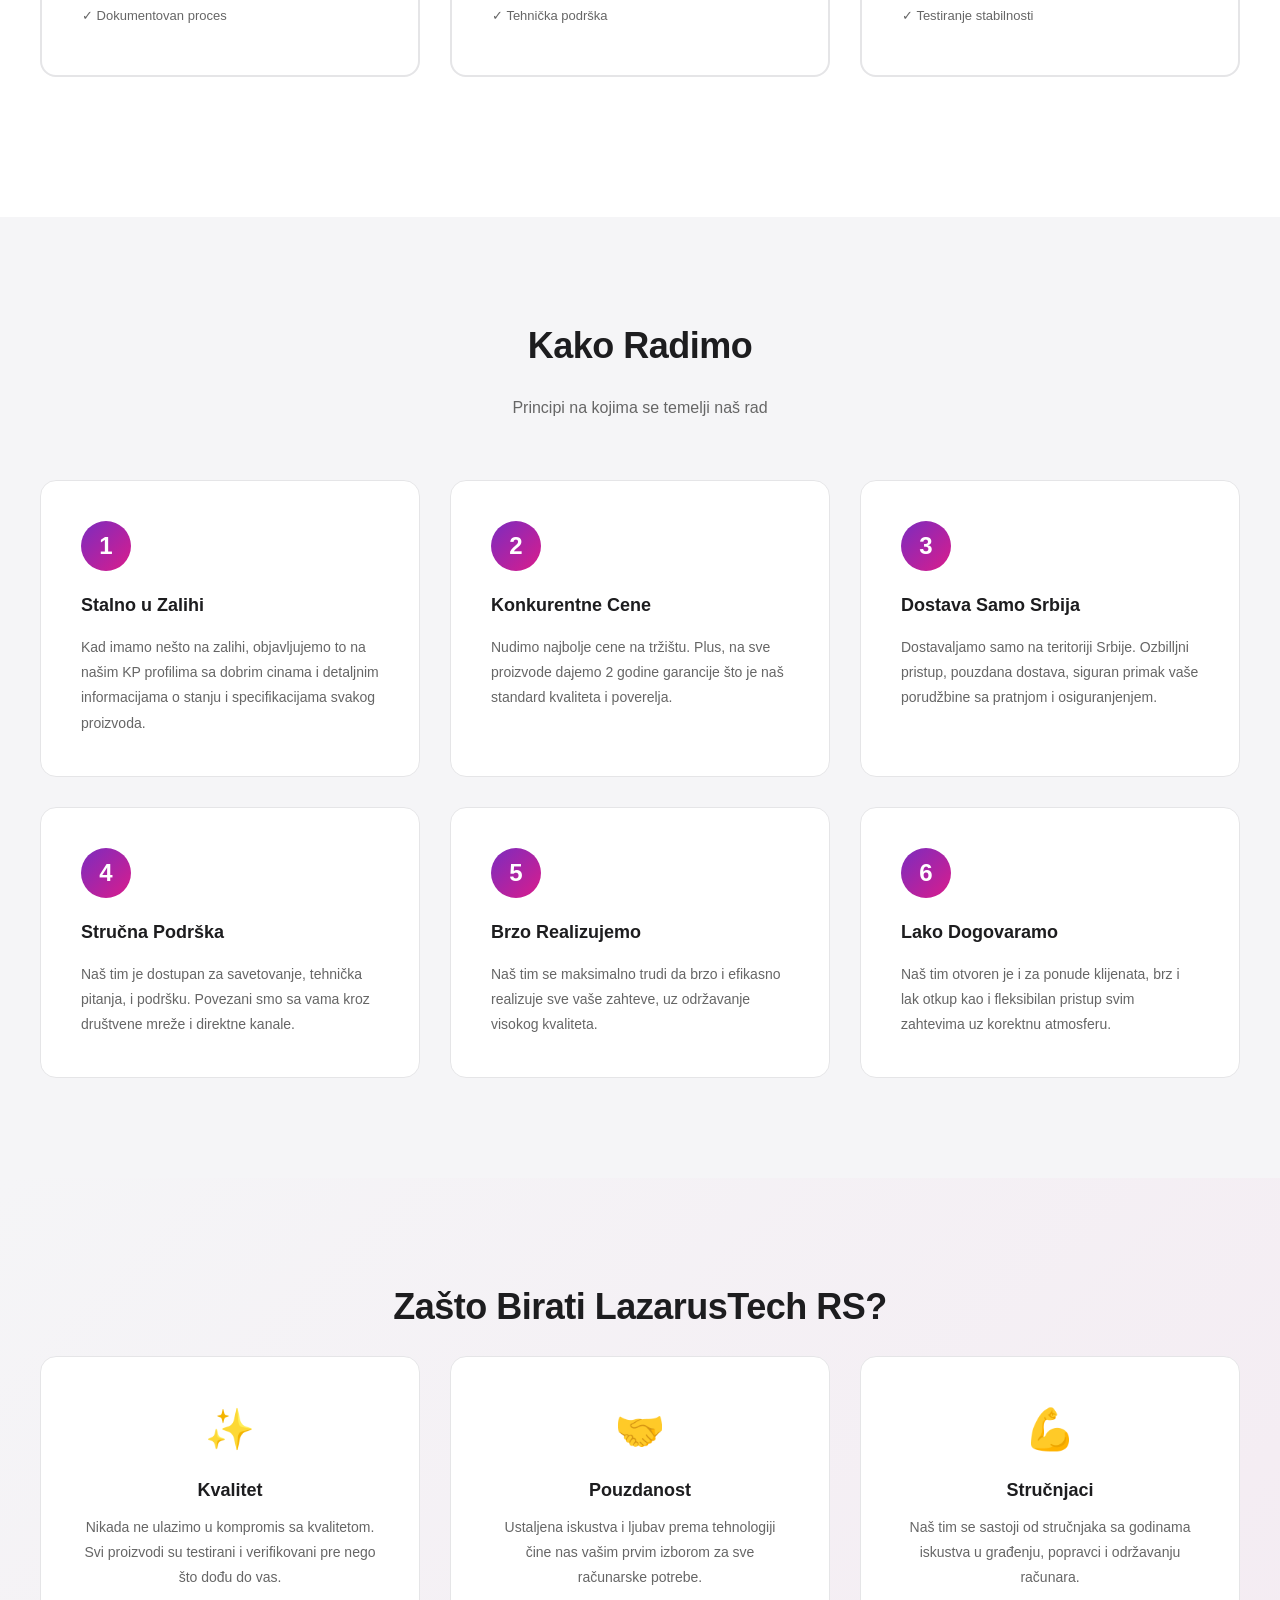
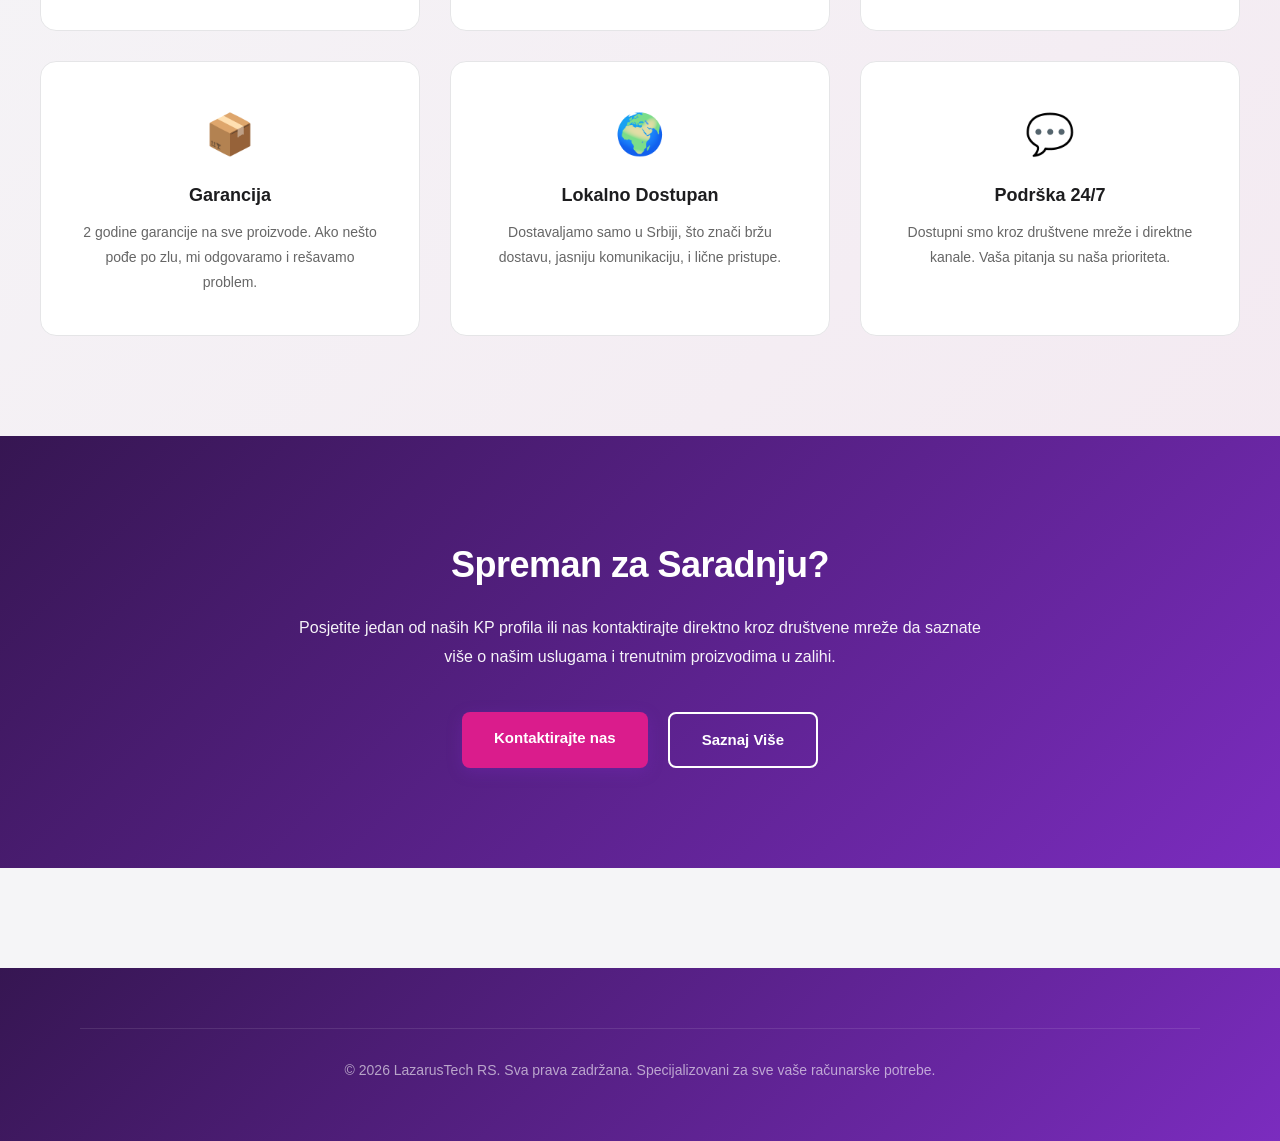
<file: online-store/index.html>
<!DOCTYPE html>
<html lang="en">

<head>
    <meta charset="UTF-8">
    <meta name="viewport" content="width=device-width, initial-scale=1.0">
    <title>Usluge - LazarusTech RS</title>
    <link rel="stylesheet" href="../shared/shared-styles.css">
    <link rel="stylesheet" href="styles.css">
</head>

<body>
    <!-- Navigation -->
    <nav>
        <div class="nav-container">
            <a href="../homepage/index.html" class="nav-logo">
                <img src="./images/otpc-logo.png" alt="LazarusTech RS" class="logo-image">
                <span class="logo-text">LazarusTech RS</span>
            </a>

            <ul class="nav-menu">
                <li><a href="../homepage/index.html">POČETNA</a></li>
                <li><a href="../information/index.html">INFORMACIJE</a></li>
                <li><a href="index.html" class="active">USLUGE</a></li>
                <li><a href="../local-store/index.html">PAZARITE</a></li>
            </ul>

            <div class="nav-socials">
                <a href="" class="social-btn" data-social="discord" title="Discord">💬</a>
                <a href="" class="social-btn" data-social="github" title="Support Page">🌐</a>
                <a href="" class="social-btn" data-social="youtube" title="YouTube">▶</a>
                <a href="" class="social-btn" data-social="tiktok" title="TikTok">🎵</a>
            </div>
            <button class="mobile-menu-toggle" type="button" onclick="toggleMobileMenu()" aria-label="Otvori navigaciju" aria-expanded="false">
                <span></span>
            </button>
        </div>
    </nav>

    <!-- Main Content -->
    <main>
        <!-- Page Header -->
        <section class="page-header">
            <div class="container">
                <h1 class="page-title">Naše Usluge</h1>
                <p class="page-description">Kompletna rešenja za sve vaše računarske potrebe</p>
            </div>
        </section>

        <!-- Services Overview Section -->
        <section class="services-overview">
            <div class="container">
                <h2 class="section-title">Šta Nudimo</h2>
                <p class="section-subtitle">Specijalisti smo za sastavku, popravku, pravljenje i recikliranje računara i laptopa</p>

                <div class="services-grid">
                    <div class="service-card" data-animate>
                        <div class="service-icon">🖥️</div>
                        <h3>Sastavka Računara</h3>
                        <p>Naš tim će sastaviti idealan računar prema vašim potrebama i budžetu. Koristimo samo kvalitetne komponente sa garanijom od 2 godine.</p>
                        <ul class="service-features">
                            <li>✓ Savetovanje za izbor komponenti</li>
                            <li>✓ Profesionalna sastavka</li>
                            <li>✓ Testiranje i kalibracija</li>
                            <li>✓ 2 godine garancije</li>
                        </ul>
                    </div>

                    <div class="service-card" data-animate>
                        <div class="service-icon">🔧</div>
                        <h3>Popravka PC i Laptop</h3>
                        <p>Stručnjaci smo za reparaciju hardvera i softvera. Od poloma do usporavanja sistema, mi znamo kako to popraviti.</p>
                        <ul class="service-features">
                            <li>✓ Brza dijagnostika</li>
                            <li>✓ Zamena kvarnih delova</li>
                            <li>✓ Popravka operativnog sistema</li>
                            <li>✓ Rešavanje softverskih problema</li>
                        </ul>
                    </div>

                    <div class="service-card" data-animate>
                        <div class="service-icon">🧹</div>
                        <h3>Čišćenje PC i Laptop</h3>
                        <p>Prašina i zagađenje smanjuju performanse. Naš servis čišćenja će vratiti vašem računaru lepu performansu.</p>
                        <ul class="service-features">
                            <li>✓ Dubinsko čišćenje internala</li>
                            <li>✓ Zamena termalne paste</li>
                            <li>✓ Čišćenje filterâ i ventila</li>
                            <li>✓ Preventivna zaštita</li>
                        </ul>
                    </div>

                    <div class="service-card" data-animate>
                        <div class="service-icon">♻️</div>
                        <h3>Recikliranje PC i Laptop</h3>
                        <p>Imate stari računar? Recikliramo ga na odgovoran način, čuvajući životnu sredinu i poštujući sve standarde.</p>
                        <ul class="service-features">
                            <li>✓ Sigurno brianje podataka</li>
                            <li>✓ Ekoološko recikliranje</li>
                            <li>✓ Mogućnost zamene za komponente</li>
                            <li>✓ Dokumentovan proces</li>
                        </ul>
                    </div>

                    <div class="service-card" data-animate>
                        <div class="service-icon">💻</div>
                        <h3>Instaliranje Windows</h3>
                        <p>Trebate čist operativni sistem? Instaliramo Windows sa svim verzijama i sve potrebne drajvere za vašu hardversku konfiguraciju.</p>
                        <ul class="service-features">
                            <li>✓ Windows 10/11 instalacija</li>
                            <li>✓ Aktivacija sa licencom</li>
                            <li>✓ Osnovna konfiguracija</li>
                            <li>✓ Tehnička podrška</li>
                        </ul>
                    </div>

                    <div class="service-card" data-animate>
                        <div class="service-icon">⚙️</div>
                        <h3>Ubacivanje Drajvera</h3>
                        <p>Nedostaju vam drajveri ili imaju greške? Instaliramo sve potrebne drajvere za GPU, audio, mrežu i druge komponente.</p>
                        <ul class="service-features">
                            <li>✓ Automatska detekcija hardware-a</li>
                            <li>✓ Instalacija svih drajvera</li>
                            <li>✓ Ažuriranje na novije verzije</li>
                            <li>✓ Testiranje stabilnosti</li>
                        </ul>
                    </div>
                </div>
            </div>
        </section>

        <!-- How We Work Section -->
        <section class="how-we-work">
            <div class="container">
                <h2 class="section-title">Kako Radimo</h2>
                <p class="section-subtitle">Principi na kojima se temelji naš rad</p>

                <div class="work-principles">
                    <div class="principle-card" data-animate>
                        <div class="principle-number">1</div>
                        <h3>Stalno u Zalihi</h3>
                        <p>Kad imamo nešto na zalihi, objavljujemo to na našim KP profilima sa dobrim cinama i detaljnim informacijama o stanju i specifikacijama svakog proizvoda.</p>
                    </div>

                    <div class="principle-card" data-animate>
                        <div class="principle-number">2</div>
                        <h3>Konkurentne Cene</h3>
                        <p>Nudimo najbolje cene na tržištu. Plus, na sve proizvode dajemo 2 godine garancije što je naš standard kvaliteta i poverelja.</p>
                    </div>

                    <div class="principle-card" data-animate>
                        <div class="principle-number">3</div>
                        <h3>Dostava Samo Srbija</h3>
                        <p>Dostavaljamo samo na teritoriji Srbije. Ozbilljni pristup, pouzdana dostava, siguran primak vaše porudžbine sa pratnjom i osiguranjenjem.</p>
                    </div>

                    <div class="principle-card" data-animate>
                        <div class="principle-number">4</div>
                        <h3>Stručna Podrška</h3>
                        <p>Naš tim je dostupan za savetovanje, tehnička pitanja, i podršku. Povezani smo sa vama kroz društvene mreže i direktne kanale.</p>
                    </div>
                    <div class="principle-card" data-animate>
                        <div class="principle-number">5</div>
                        <h3>Brzo Realizujemo</h3>
                        <p>Naš tim se maksimalno trudi da brzo i efikasno realizuje sve vaše zahteve, uz održavanje visokog kvaliteta.</p>
                    </div>
                    <div class="principle-card" data-animate>
                        <div class="principle-number">6</div>
                        <h3>Lako Dogovaramo</h3>
                        <p>Naš tim otvoren je i za ponude klijenata, brz i lak otkup kao i fleksibilan pristup svim zahtevima uz korektnu atmosferu.</p>
                    </div>
                </div>
            </div>
        </section>



        <!-- Why Choose Us Section -->
        <section class="why-choose-us">
            <div class="container">
                <h2 class="section-title">Zašto Birati LazarusTech RS?</h2>

                <div class="reasons-grid">
                    <div class="reason-card" data-animate>
                        <div class="reason-icon">✨</div>
                        <h3>Kvalitet</h3>
                        <p>Nikada ne ulazimo u kompromis sa kvalitetom. Svi proizvodi su testirani i verifikovani pre nego što dođu do vas.</p>
                    </div>

                    <div class="reason-card" data-animate>
                        <div class="reason-icon">🤝</div>
                        <h3>Pouzdanost</h3>
                        <p>Ustaljena iskustva i ljubav prema tehnologiji čine nas vašim prvim izborom za sve računarske potrebe.</p>
                    </div>

                    <div class="reason-card" data-animate>
                        <div class="reason-icon">💪</div>
                        <h3>Stručnjaci</h3>
                        <p>Naš tim se sastoji od stručnjaka sa godinama iskustva u građenju, popravci i održavanju računara.</p>
                    </div>

                    <div class="reason-card" data-animate>
                        <div class="reason-icon">📦</div>
                        <h3>Garancija</h3>
                        <p>2 godine garancije na sve proizvode. Ako nešto pođe po zlu, mi odgovaramo i rešavamo problem.</p>
                    </div>

                    <div class="reason-card" data-animate>
                        <div class="reason-icon">🌍</div>
                        <h3>Lokalno Dostupan</h3>
                        <p>Dostavaljamo samo u Srbiji, što znači bržu dostavu, jasniju komunikaciju, i lične pristupe.</p>
                    </div>

                    <div class="reason-card" data-animate>
                        <div class="reason-icon">💬</div>
                        <h3>Podrška 24/7</h3>
                        <p>Dostupni smo kroz društvene mreže i direktne kanale. Vaša pitanja su naša prioriteta.</p>
                    </div>
                </div>
            </div>
        </section>

        <!-- Contact CTA Section -->
        <section class="contact-cta">
            <div class="container">
                <div class="cta-content">
                    <h2>Spreman za Saradnju?</h2>
                    <p>Posjetite jedan od naših KP profila ili nas kontaktirajte direktno kroz društvene mreže da saznate više o našim uslugama i trenutnim proizvodima u zalihi.</p>
                    <div class="cta-buttons">
                        <a href="../local-store/index.html" class="btn btn-primary">Kontaktirajte nas</a>
                        <a href="../information/index.html" class="btn btn-secondary">Saznaj Više</a>
                    </div>
                </div>
            </div>
        </section>
    </main>

    <!-- Footer -->
    <footer>
        <div class="container">
            <div class="footer-bottom">
                <p>&copy; 2026 LazarusTech RS. Sva prava zadržana. Specijalizovani za sve vaše računarske potrebe.</p>
            </div>
        </div>
    </footer>

    <script src="../shared/shared-script.js"></script>
    <script src="script.js"></script>
</body>

</html>
</file>
<file: shared/shared-styles.css>
/* ==================== GLOBAL STYLES ==================== */

:root {
    --primary-purple: #7B2CBF;
    --secondary-magenta: #DA1C8C;
    --dark-purple: #361652;
    --light-bg: #F5F5F7;
    --white: #FFFFFF;
    --text-dark: #1D1D1F;
    --text-light: #666666;
    --border-color: #E5E5E7;
    --accent-pink: #E91E63;
    --glow-purple: #9D4EDD;
}

* {
    margin: 0;
    padding: 0;
    box-sizing: border-box;
}

html {
    scroll-behavior: smooth;
}

body {
    font-family: -apple-system, BlinkMacSystemFont, 'Segoe UI', 'Roboto', 'Oxygen', 'Ubuntu', 'Cantarell', sans-serif;
    color: var(--text-dark);
    background-color: var(--light-bg);
    line-height: 1.6;
}


/* ==================== NAVIGATION ==================== */

nav {
    position: sticky;
    top: 0;
    z-index: 1000;
    background: linear-gradient(135deg, var(--white) 0%, rgba(255, 255, 255, 0.95) 100%);
    backdrop-filter: blur(20px);
    border-bottom: 1px solid var(--border-color);
    box-shadow: 0 2px 20px rgba(0, 0, 0, 0.05);
    transition: all 0.3s cubic-bezier(0.4, 0, 0.2, 1);
}

.nav-container {
    max-width: 1400px;
    margin: 0 auto;
    padding: 0 40px;
    display: flex;
    align-items: center;
    justify-content: space-between;
    height: 80px;
}

.nav-logo {
    display: flex;
    align-items: center;
    gap: 15px;
    text-decoration: none;
    cursor: pointer;
    transition: all 0.3s ease;
}

.nav-logo:hover {
    transform: translateY(-2px);
}

.logo-icon {
    width: 50px;
    height: 50px;
    border-radius: 50%;
    background: linear-gradient(135deg, var(--primary-purple) 0%, var(--secondary-magenta) 100%);
    display: flex;
    align-items: center;
    justify-content: center;
    position: relative;
    overflow: hidden;
    box-shadow: 0 4px 15px rgba(123, 44, 191, 0.3);
}

.logo-icon::before {
    content: '';
    position: absolute;
    width: 30px;
    height: 30px;
    background: var(--white);
    border-radius: 50%;
    clip-path: polygon(50% 0%, 100% 50%, 50% 100%, 0% 50%);
    animation: spin 20s linear infinite;
}

@keyframes spin {
    from {
        transform: rotate(0deg);
    }
    to {
        transform: rotate(360deg);
    }
}

.logo-text {
    font-size: 18px;
    font-weight: 700;
    color: var(--text-dark);
    letter-spacing: -0.5px;
}

.logo-image {
    width: 50px;
    height: 50px;
    object-fit: contain;
    border-radius: 8px;
}

.nav-menu {
    display: flex;
    list-style: none;
    gap: 50px;
    flex: 1;
    justify-content: center;
}

.nav-menu a {
    color: var(--text-dark);
    text-decoration: none;
    font-weight: 500;
    font-size: 15px;
    position: relative;
    transition: color 0.3s ease;
    letter-spacing: 0.3px;
}

.nav-menu a::after {
    content: '';
    position: absolute;
    bottom: -5px;
    left: 0;
    width: 0;
    height: 2px;
    background: linear-gradient(90deg, var(--primary-purple), var(--secondary-magenta));
    transition: width 0.3s cubic-bezier(0.4, 0, 0.2, 1);
}

.nav-menu a:hover {
    color: var(--primary-purple);
}

.nav-menu a:hover::after {
    width: 100%;
}

.nav-menu a.active {
    color: var(--primary-purple);
}

.nav-menu a.active::after {
    width: 100%;
}

.nav-socials {
    display: flex;
    gap: 30px;
    align-items: center;
}

.mobile-menu-toggle {
    display: none;
    border: 2px solid var(--border-color);
    background: transparent;
    border-radius: 14px;
    width: 46px;
    height: 46px;
    display: flex;
    align-items: center;
    justify-content: center;
    cursor: pointer;
    transition: all 0.3s ease;
    color: var(--text-dark);
}

.mobile-menu-toggle span {
    display: block;
    width: 20px;
    height: 2px;
    background: currentColor;
    position: relative;
    transition: transform 0.25s ease, background 0.25s ease;
}

.mobile-menu-toggle span::before,
.mobile-menu-toggle span::after {
    content: '';
    position: absolute;
    width: 100%;
    height: 2px;
    background: currentColor;
    transition: transform 0.25s ease, top 0.25s ease;
}

.mobile-menu-toggle span::before {
    top: -5px;
}

.mobile-menu-toggle span::after {
    top: 5px;
}

.mobile-menu-toggle.open span {
    background: transparent;
}

.mobile-menu-toggle.open span::before {
    transform: rotate(45deg);
    top: 0;
}

.mobile-menu-toggle.open span::after {
    transform: rotate(-45deg);
    top: 0;
}

.social-btn {
    width: 40px;
    height: 40px;
    border-radius: 50%;
    border: 2px solid var(--border-color);
    background: var(--white);
    display: flex;
    align-items: center;
    justify-content: center;
    cursor: pointer;
    text-decoration: none;
    color: var(--text-dark);
    font-size: 16px;
    transition: all 0.3s cubic-bezier(0.4, 0, 0.2, 1);
    position: relative;
    overflow: hidden;
}

.social-btn::before {
    content: '';
    position: absolute;
    top: 50%;
    left: 50%;
    width: 0;
    height: 0;
    border-radius: 50%;
    background: linear-gradient(135deg, var(--primary-purple), var(--secondary-magenta));
    transform: translate(-50%, -50%);
    transition: width 0.3s, height 0.3s;
    z-index: -1;
}

.social-btn:hover::before {
    width: 100%;
    height: 100%;
}

.social-btn:hover {
    color: var(--white);
    border-color: var(--secondary-magenta);
}


/* ==================== RESPONSIVE NAV ==================== */

@media (max-width: 1100px) {
    .nav-container {
        padding: 12px 16px;
        height: auto;
        flex-wrap: nowrap;
        justify-content: space-between;
        align-items: center;
        gap: 10px;
    }
    .nav-logo {
        order: 1;
        flex: 0 0 auto;
        display: flex;
        align-items: center;
        gap: 12px;
        justify-self: start;
        margin-right: auto;
    }
    .nav-socials {
        order: 2;
        flex: 1 1 auto;
        justify-content: center;
        gap: 12px;
        margin: 0 auto;
    }
    .mobile-menu-toggle {
        display: flex;
        order: 3;
        flex: 0 0 auto;
        margin-left: auto;
        justify-self: end;
    }
    .nav-menu {
        gap: 20px;
        font-size: 14px;
        position: absolute;
        top: 100%;
        left: 0;
        right: 0;
        background: var(--white);
        flex-direction: column;
        align-items: stretch;
        padding: 12px 0;
        display: none;
        border-bottom: 1px solid var(--border-color);
        box-shadow: 0 8px 40px rgba(0, 0, 0, 0.08);
        z-index: 999;
    }
    .nav-menu a::before {
        content: '';
        display: inline-block;
        margin-right: 10px;
        font-size: 16px;
    }
    .nav-menu li:nth-child(1) a::before {
        content: '🏠';
    }
    .nav-menu li:nth-child(2) a::before {
        content: 'ℹ️';
    }
    .nav-menu li:nth-child(3) a::before {
        content: '🛠️';
    }
    .nav-menu li:nth-child(4) a::before {
        content: '🛒';
    }
    .nav-menu.open {
        display: flex;
    }
    .nav-menu a {
        width: 100%;
        padding: 14px 20px;
        text-align: left;
    }
    .nav-menu a::after {
        left: 20px;
        right: 20px;
    }
    .logo-text {
        font-size: 15px;
    }
    .social-btn {
        width: 34px;
        height: 34px;
        font-size: 13px;
    }
}

@media (min-width: 1101px) {
    .nav-menu {
        display: flex !important;
        position: static !important;
        flex-direction: row !important;
        align-items: center !important;
        justify-content: center;
        padding: 0 !important;
        gap: 50px;
        border-bottom: none !important;
        background: transparent !important;
        box-shadow: none !important;
    }
    .nav-menu a {
        width: auto !important;
        padding: 0 !important;
        text-align: center;
    }
    .mobile-menu-toggle {
        display: none !important;
    }
}

@media (max-width: 480px) {
    .nav-container {
        display: flex;
        justify-content: space-between;
        align-items: center;
        position: relative;
        padding: 10px 12px;
        gap: 8px;
        flex-wrap: nowrap;
        height: auto;
    }
    .nav-logo {
        flex: 0 0 auto;
        display: flex;
        align-items: center;
        gap: 10px;
        justify-content: flex-start;
        min-width: 0;
    }
    .nav-logo .logo-image {
        width: 36px;
        height: 36px;
    }
    .logo-text {
        font-size: 14px;
        white-space: nowrap;
        min-width: 0;
    }
    .nav-socials {
        flex: 1 1 auto;
        display: flex;
        justify-content: center;
        gap: 10px;
        min-width: 0;
    }
    .mobile-menu-toggle {
        flex: 0 0 auto;
        width: 42px;
        height: 42px;
        justify-content: center;
        align-items: center;
        margin-left: 0;
    }
    .nav-menu {
        top: 100%;
        padding: 10px 0;
        gap: 15px;
        font-size: 12px;
    }
    .nav-menu a {
        padding: 12px 16px;
    }
    .social-btn {
        width: 30px;
        height: 30px;
        font-size: 12px;
    }
}

@media (max-width: 420px) {
    .nav-container {
        padding: 8px 10px;
        gap: 6px;
    }
    .logo-text {
        font-size: 13px;
    }
    .social-btn {
        width: 28px;
        height: 28px;
        font-size: 11px;
    }
    .mobile-menu-toggle {
        width: 40px;
        height: 40px;
    }
}


/* ==================== FOOTER ==================== */

footer {
    background: linear-gradient(135deg, var(--dark-purple) 0%, var(--primary-purple) 100%);
    color: var(--white);
    padding: 60px 40px;
    margin-top: 100px;
}

.footer-container {
    max-width: 1400px;
    margin: 0 auto;
    display: grid;
    grid-template-columns: repeat(auto-fit, minmax(250px, 1fr));
    gap: 40px;
    margin-bottom: 40px;
}

.footer-section h3 {
    font-size: 16px;
    font-weight: 700;
    margin-bottom: 20px;
    letter-spacing: 0.5px;
}

.footer-section ul {
    list-style: none;
}

.footer-section li {
    margin-bottom: 12px;
}

.footer-section a {
    color: rgba(255, 255, 255, 0.7);
    text-decoration: none;
    transition: all 0.3s ease;
    font-size: 14px;
}

.footer-section a:hover {
    color: var(--white);
    transform: translateX(4px);
}

.footer-bottom {
    border-top: 1px solid rgba(255, 255, 255, 0.1);
    padding-top: 30px;
    text-align: center;
    font-size: 14px;
    color: rgba(255, 255, 255, 0.6);
}

@media (max-width: 768px) {
    footer {
        padding: 40px 20px;
    }
    .footer-container {
        gap: 30px;
    }
}


/* ==================== COMMON LAYOUTS ==================== */

.container {
    max-width: 1400px;
    margin: 0 auto;
    padding: 0 40px;
}

.section-title {
    font-size: 36px;
    font-weight: 700;
    color: var(--text-dark);
    margin-bottom: 10px;
    letter-spacing: -0.5px;
}

.section-subtitle {
    font-size: 16px;
    color: var(--text-light);
    margin-bottom: 40px;
}

.btn {
    padding: 12px 28px;
    border: none;
    border-radius: 8px;
    font-size: 15px;
    font-weight: 600;
    cursor: pointer;
    transition: all 0.3s cubic-bezier(0.4, 0, 0.2, 1);
    text-decoration: none;
    display: inline-flex;
    align-items: center;
    justify-content: center;
    gap: 8px;
}

.btn-primary {
    background: linear-gradient(135deg, var(--primary-purple), var(--secondary-magenta));
    color: var(--white);
    box-shadow: 0 4px 15px rgba(123, 44, 191, 0.3);
}

.btn-primary:hover {
    transform: translateY(-3px);
    box-shadow: 0 8px 25px rgba(123, 44, 191, 0.4);
}

.btn-secondary {
    background: var(--white);
    color: var(--primary-purple);
    border: 2px solid var(--primary-purple);
}

.btn-secondary:hover {
    background: var(--primary-purple);
    color: var(--white);
    transform: translateY(-3px);
}

.btn-outline {
    background: transparent;
    border: 2px solid var(--text-dark);
    color: var(--text-dark);
}

.btn-outline:hover {
    background: var(--text-dark);
    color: var(--white);
}


/* ==================== ANIMATIONS ==================== */

@keyframes fadeInUp {
    from {
        opacity: 0;
        transform: translateY(20px);
    }
    to {
        opacity: 1;
        transform: translateY(0);
    }
}

@keyframes fadeInLeft {
    from {
        opacity: 0;
        transform: translateX(-20px);
    }
    to {
        opacity: 1;
        transform: translateX(0);
    }
}

@keyframes fadeInRight {
    from {
        opacity: 0;
        transform: translateX(20px);
    }
    to {
        opacity: 1;
        transform: translateX(0);
    }
}

@keyframes glow {
    0%,
    100% {
        box-shadow: 0 0 20px rgba(123, 44, 191, 0.3);
    }
    50% {
        box-shadow: 0 0 40px rgba(218, 28, 140, 0.5);
    }
}

@keyframes slideDown {
    from {
        opacity: 0;
        transform: translateY(-10px);
    }
    to {
        opacity: 1;
        transform: translateY(0);
    }
}

.fade-in-up {
    animation: fadeInUp 0.6s ease;
}

.fade-in-left {
    animation: fadeInLeft 0.6s ease;
}

.fade-in-right {
    animation: fadeInRight 0.6s ease;
}


/* ==================== UTILITY ==================== */

@media (max-width: 768px) {
    .container {
        padding: 0 20px;
    }
    .section-title {
        font-size: 28px;
    }
    .section-subtitle {
        font-size: 14px;
    }
}

@media (max-width: 480px) {
    .container {
        padding: 0 15px;
    }
    .section-title {
        font-size: 24px;
    }
    .section-subtitle {
        font-size: 13px;
    }
    .btn {
        padding: 10px 20px;
        font-size: 13px;
    }
}
</file>
<file: homepage/styles.css>
/* ==================== HOMEPAGE SPECIFIC STYLES ==================== */

:root {
    --primary-purple: #7B2CBF;
    --secondary-magenta: #DA1C8C;
    --dark-purple: #361652;
    --light-bg: #F5F5F7;
    --white: #FFFFFF;
    --text-dark: #1D1D1F;
    --text-light: #666666;
    --border-color: #E5E5E7;
}


/* ==================== HERO SECTION ==================== */

.hero-section {
    padding: 100px 0;
    background: linear-gradient(135deg, var(--light-bg) 30%, #F0E6FF 100%);
}

.hero-content {
    display: grid;
    grid-template-columns: 1fr 1fr;
    gap: 60px;
    align-items: center;
    max-width: 1200px;
    margin: 0 auto;
}

.hero-text {
    animation: fadeInLeft 0.8s ease;
}

.hero-title {
    font-size: 64px;
    font-weight: 900;
    line-height: 1.2;
    color: var(--text-dark);
    margin-bottom: 24px;
}

.hero-subtitle {
    font-size: 26px;
    font-weight: 700;
    color: var(--text-dark);
    margin-bottom: 32px;
}

.highlight-text {
    background: linear-gradient(135deg, var(--primary-purple), var(--secondary-magenta));
    -webkit-background-clip: text;
    -webkit-text-fill-color: transparent;
    background-clip: text;
    color: transparent;
    font-weight: 800;
}

.hero-description p {
    font-size: 18px;
    line-height: 1.9;
    color: var(--text-light);
    max-width: 720px;
    margin-bottom: 32px;
}

.hero-buttons {
    display: flex;
    gap: 28px;
    flex-wrap: wrap;
    justify-content: flex-start;
}

.btn {
    font-size: 18px;
    font-weight: 800;
    min-width: 220px;
    padding: 18px 32px;
    border-radius: 14px;
    transition: all 0.3s ease;
}

.btn-primary {
    background: linear-gradient(135deg, var(--primary-purple), var(--secondary-magenta));
    color: #fff;
    border: none;
}

.btn-secondary {
    border: 2px solid var(--primary-purple);
    color: var(--primary-purple);
    background: transparent;
}

.btn:hover {
    transform: translateY(-3px);
}


/* ==================== FLOATING CARDS ==================== */

.hero-visual {
    animation: fadeInRight 0.8s ease;
    position: relative;
    padding: 20px 0;
}

.visual-box {
    display: grid;
    grid-template-columns: repeat(2, minmax(220px, 260px));
    gap: 20px;
    justify-content: center;
    align-items: start;
    max-width: 580px;
    margin: 0 auto;
    padding: 10px;
    box-sizing: border-box;
}

.floating-card {
    position: relative;
    background: linear-gradient(145deg, #ffffff, #fdfdff);
    border-radius: 20px;
    padding: 26px 22px;
    min-height: 140px;
    display: flex;
    flex-direction: column;
    align-items: center;
    justify-content: center;
    gap: 12px;
    box-shadow: 0 20px 40px rgba(22, 18, 54, 0.08);
    border: 1px solid rgba(229, 229, 231, 0.9);
    transition: transform 0.25s ease, box-shadow 0.25s ease;
    animation: float 3.5s ease-in-out infinite;
}

.floating-card:hover {
    transform: translateY(-10px);
    box-shadow: 0 22px 50px rgba(22, 18, 54, 0.18);
}

.card-icon {
    font-size: 48px;
    display: flex;
    align-items: center;
    justify-content: center;
}

.floating-card span {
    font-weight: 600;
    color: var(--text-dark);
    text-align: center;
}

@keyframes float {
    0%,
    100% {
        transform: translateY(0px);
    }
    50% {
        transform: translateY(-10px);
    }
}


/* ==================== FEATURES SECTION ==================== */

.features-section {
    padding: 100px 0;
    background: var(--white);
}

.features-grid {
    display: grid;
    grid-template-columns: repeat(auto-fit, minmax(350px, 1fr));
    gap: 40px;
}

.feature-card {
    padding: 40px;
    border-radius: 16px;
    border: 2px solid var(--border-color);
    transition: all 0.3s cubic-bezier(0.4, 0, 0.2, 1);
    background: linear-gradient(135deg, rgba(255, 255, 255, 0.5), rgba(245, 245, 247, 0.5));
    position: relative;
    overflow: hidden;
}

.feature-card::before {
    content: '';
    position: absolute;
    top: 0;
    left: -100%;
    width: 100%;
    height: 100%;
    background: linear-gradient(135deg, var(--primary-purple), var(--secondary-magenta));
    opacity: 0;
    transition: all 0.4s ease;
    z-index: -1;
}

.feature-card:hover {
    border-color: transparent;
    transform: translateY(-8px);
    color: var(--white);
}

.feature-card:hover::before {
    left: 0;
    opacity: 0.1;
}

.feature-card:hover h3,
.feature-card:hover p {
    color: var(--text-dark);
}

.feature-icon {
    width: 60px;
    height: 60px;
    border-radius: 12px;
    display: flex;
    align-items: center;
    justify-content: center;
    font-size: 28px;
    margin-bottom: 20px;
    transition: all 0.3s ease;
}

.feature-card:hover .feature-icon {
    transform: scale(1.1) rotate(10deg);
}

.feature-icon.quality {
    background: linear-gradient(135deg, #FFE5B4, #FFB84D);
    color: #FF6B35;
}

.feature-icon.price {
    background: linear-gradient(135deg, #E0F4FF, #B3E5FC);
    color: #0288D1;
}

.feature-icon.support {
    background: linear-gradient(135deg, #F0BBFF, #E1BEE7);
    color: #7B1FA2;
}

.feature-icon.community {
    background: linear-gradient(135deg, #C8E6C9, #81C784);
    color: #2E7D32;
}

.feature-icon.fast {
    background: linear-gradient(135deg, #FFE0B2, #FFCC80);
    color: #E65100;
}

.feature-icon.warranty {
    background: linear-gradient(135deg, #FCE4EC, #F8BBD0);
    color: #C2185B;
}

.feature-card h3 {
    font-size: 18px;
    font-weight: 700;
    margin-bottom: 15px;
    color: var(--text-dark);
    transition: color 0.3s ease;
}

.feature-card p {
    font-size: 15px;
    color: var(--text-light);
    line-height: 1.6;
    transition: color 0.3s ease;
}


/* ==================== SERVICES SECTION ==================== */

.services-section {
    padding: 100px 0;
    background: linear-gradient(135deg, var(--light-bg) 0%, rgba(245, 245, 247, 0.5) 100%);
}

.services-grid {
    display: grid;
    grid-template-columns: 1fr 1fr;
    gap: 40px;
}

.service-card {
    background: var(--white);
    padding: 50px;
    border-radius: 16px;
    border: 2px solid var(--border-color);
    transition: all 0.4s cubic-bezier(0.4, 0, 0.2, 1);
    position: relative;
    overflow: hidden;
}

.service-card::before {
    content: '';
    position: absolute;
    top: -50%;
    right: -50%;
    width: 300px;
    height: 300px;
    border-radius: 50%;
    background: linear-gradient(135deg, var(--primary-purple), var(--secondary-magenta));
    opacity: 0;
    transition: all 0.6s ease;
}

.service-card:hover::before {
    opacity: 0.05;
    right: -20%;
    top: -20%;
}

.service-content {
    position: relative;
    z-index: 2;
}

.service-card h3 {
    font-size: 24px;
    font-weight: 700;
    margin-bottom: 20px;
    color: var(--text-dark);
}

.service-card p {
    font-size: 15px;
    color: var(--text-light);
    line-height: 1.8;
    margin-bottom: 25px;
}

.contact-info {
    background: linear-gradient(135deg, var(--light-bg), rgba(123, 44, 191, 0.05));
    padding: 25px;
    border-radius: 12px;
    margin: 20px 0;
    border-left: 4px solid var(--primary-purple);
}

.contact-info p {
    margin: 0 0 15px 0;
}

.social-handles {
    display: flex;
    flex-direction: column;
    gap: 10px;
}

.social-handles p {
    margin: 8px 0;
    font-size: 14px;
}

.social-handles span {
    font-weight: 700;
    color: var(--primary-purple);
}

.service-card .btn {
    margin-top: 15px;
}


/* ==================== CTA SECTION ==================== */

.cta-section {
    padding: 100px 0;
    background: linear-gradient(135deg, var(--dark-purple) 0%, var(--primary-purple) 100%);
    color: var(--white);
}

.cta-content {
    text-align: center;
    max-width: 800px;
    margin: 0 auto;
}

.cta-section h2 {
    font-size: 44px;
    font-weight: 800;
    margin-bottom: 20px;
    letter-spacing: -0.5px;
}

.cta-section p {
    font-size: 18px;
    line-height: 1.8;
    margin-bottom: 40px;
    opacity: 0.95;
}

.cta-buttons {
    display: flex;
    gap: 20px;
    justify-content: center;
    flex-wrap: wrap;
}

.btn-large {
    padding: 16px 40px;
    font-size: 16px;
}

.cta-section .btn-primary {
    background: var(--white);
    color: var(--primary-purple);
    box-shadow: 0 8px 24px rgba(0, 0, 0, 0.2);
}

.cta-section .btn-primary:hover {
    background: rgba(255, 255, 255, 0.9);
}

.cta-section .btn-secondary {
    background: transparent;
    color: var(--white);
    border-color: var(--white);
}

.cta-section .btn-secondary:hover {
    background: rgba(255, 255, 255, 0.1);
    border-color: var(--white);
}


/* ==================== RESPONSIVE DESIGN ==================== */


/* TABLETI (max-width: 1024px) */

@media (max-width: 1024px) {
    .hero-content {
        grid-template-columns: 1fr;
        text-align: center;
        gap: 40px;
    }
    .hero-buttons {
        justify-content: center;
    }
    .hero-title {
        font-size: 52px;
    }
    .hero-subtitle {
        font-size: 22px;
    }
    .hero-description p {
        font-size: 17px;
        text-align: center;
    }
    .visual-box {
        grid-template-columns: 1fr 1fr;
    }
    .features-grid {
        grid-template-columns: repeat(2, 1fr);
    }
    .services-grid {
        grid-template-columns: 1fr;
    }
    .feature-card,
    .service-card {
        padding: 30px;
    }
}


/* MOBILNI TELEFONI (max-width: 768px) */

@media (max-width: 768px) {
    .hero-section {
        padding: 80px 0 60px;
    }
    .hero-title {
        font-size: 42px;
    }
    .hero-subtitle {
        font-size: 20px;
    }
    .hero-description p {
        font-size: 16px;
    }
    .hero-buttons {
        flex-direction: column;
        align-items: center;
    }
    .btn {
        width: 100%;
    }
    .visual-box {
        grid-template-columns: 1fr;
    }
    .floating-card {
        padding: 20px;
        width: 100%;
        font-size: 14px;
    }
    .card-icon {
        font-size: 32px;
    }
    .features-grid {
        grid-template-columns: 1fr;
        gap: 20px;
    }
    .cta-section h2 {
        font-size: 32px;
    }
    .cta-section p {
        font-size: 16px;
    }
}


/* MALI TELEFONI (max-width: 480px) */

@media (max-width: 480px) {
    .hero-section {
        padding: 60px 0 40px;
    }
    .hero-title {
        font-size: 32px;
    }
    .hero-subtitle {
        font-size: 18px;
    }
    .hero-description p {
        font-size: 15px;
    }
    .hero-buttons {
        flex-direction: column;
        gap: 16px;
    }
    .btn {
        width: 100%;
    }
    .floating-card {
        padding: 16px;
        min-height: 120px;
    }
    .card-icon {
        font-size: 28px;
    }
    .feature-card {
        padding: 20px;
    }
    .feature-card h3 {
        font-size: 16px;
    }
    .feature-card p {
        font-size: 14px;
    }
    .service-card {
        padding: 20px;
    }
    .service-card h3 {
        font-size: 20px;
    }
    .cta-section {
        padding: 60px 0;
    }
    .cta-section h2 {
        font-size: 24px;
    }
    .cta-section p {
        font-size: 14px;
    }
    .cta-buttons {
        flex-direction: column;
    }
    .cta-buttons .btn {
        width: 100%;
    }
    .offer-icon,
    .social-icon {
        font-size: 22px;
        margin-right: 6px;
    }
}
</file>
<file: information/styles.css>
/* ==================== INFORMATION PAGE STYLES ==================== */

:root {
    --primary-purple: #7B2CBF;
    --secondary-magenta: #DA1C8C;
    --dark-purple: #361652;
    --light-bg: #F5F5F7;
    --white: #FFFFFF;
    --text-dark: #1D1D1F;
    --text-light: #666666;
    --border-color: #E5E5E7;
}


/* ==================== PAGE HEADER ==================== */

.page-header {
    padding: 100px 0;
    background: linear-gradient(135deg, var(--dark-purple) 0%, var(--primary-purple) 100%);
    color: var(--white);
    text-align: center;
}

.page-title {
    font-size: 48px;
    font-weight: 800;
    margin-bottom: 15px;
    letter-spacing: -0.5px;
}

.page-description {
    font-size: 18px;
    opacity: 0.95;
    max-width: 600px;
    margin: 0 auto;
}


/* ==================== FAQ SECTION ==================== */

.faq-section {
    padding: 100px 0;
    background: var(--white);
}

.faq-grid {
    display: grid;
    grid-template-columns: repeat(auto-fit, minmax(400px, 1fr));
    gap: 30px;
}

.faq-item {
    border: 2px solid var(--border-color);
    border-radius: 12px;
    overflow: hidden;
    transition: all 0.3s cubic-bezier(0.4, 0, 0.2, 1);
    background: var(--white);
}

.faq-item:hover {
    border-color: var(--primary-purple);
    box-shadow: 0 8px 32px rgba(123, 44, 191, 0.1);
}

.faq-header {
    padding: 25px;
    background: linear-gradient(135deg, var(--light-bg), rgba(245, 245, 247, 0.5));
    display: flex;
    justify-content: space-between;
    align-items: center;
    cursor: pointer;
    transition: all 0.3s ease;
}

.faq-item.active .faq-header {
    background: linear-gradient(135deg, var(--primary-purple), var(--secondary-magenta));
    color: var(--white);
}

.faq-header h3 {
    font-size: 16px;
    font-weight: 700;
    color: var(--text-dark);
    margin: 0;
    transition: color 0.3s ease;
}

.faq-item.active .faq-header h3 {
    color: var(--white);
}

.faq-toggle {
    font-size: 24px;
    font-weight: 300;
    transition: transform 0.3s ease;
    flex-shrink: 0;
    margin-left: 15px;
}

.faq-item.active .faq-toggle {
    transform: rotate(45deg);
}

.faq-content {
    padding: 0 25px 25px;
    max-height: 0;
    overflow: hidden;
    transition: all 0.3s cubic-bezier(0.4, 0, 0.2, 1);
}

.faq-item.active .faq-content {
    max-height: 500px;
    opacity: 1;
    padding: 25px;
    background: rgba(123, 44, 191, 0.02);
}

.faq-content p {
    font-size: 15px;
    color: var(--text-light);
    line-height: 1.8;
    margin: 0;
}


/* ==================== BUILDS SECTION ==================== */

.builds-section {
    padding: 100px 0;
    background: linear-gradient(135deg, var(--light-bg) 0%, rgba(245, 245, 247, 0.5) 100%);
}

.builds-grid {
    display: grid;
    grid-template-columns: repeat(auto-fit, minmax(340px, 1fr));
    gap: 30px;
    margin-bottom: 50px;
}

.build-card {
    background: var(--white);
    border-radius: 16px;
    overflow: hidden;
    border: 1px solid var(--border-color);
    transition: all 0.3s cubic-bezier(0.4, 0, 0.2, 1);
    display: flex;
    flex-direction: column;
}

.build-card:hover {
    transform: translateY(-8px);
    border-color: var(--secondary-magenta);
    box-shadow: 0 12px 40px rgba(218, 28, 140, 0.15);
}

.build-image {
    width: 100%;
    height: 200px;
    background: linear-gradient(135deg, var(--primary-purple), var(--secondary-magenta));
    position: relative;
    overflow: hidden;
}

.build-image::before {
    content: '';
    position: absolute;
    top: 0;
    left: 0;
    right: 0;
    bottom: 0;
    background: url('data:image/svg+xml,<svg xmlns="http://www.w3.org/2000/svg" viewBox="0 0 100 100"><defs><pattern id="dots" x="0" y="0" width="20" height="20" patternUnits="userSpaceOnUse"><circle cx="10" cy="10" r="2" fill="%23ffffff" opacity="0.1"/></pattern></defs><rect width="100" height="100" fill="url(%23dots)"/></svg>');
    opacity: 0.5;
}

.build-info {
    padding: 30px;
    display: flex;
    flex-direction: column;
    flex-grow: 1;
}

.build-card h3 {
    font-size: 18px;
    font-weight: 700;
    color: var(--text-dark);
    margin-bottom: 8px;
}

.build-author {
    font-size: 13px;
    color: var(--primary-purple);
    font-weight: 600;
    margin-bottom: 15px;
}

.build-stats {
    display: flex;
    gap: 10px;
    margin-bottom: 15px;
    flex-wrap: wrap;
}

.build-stats span {
    background: linear-gradient(135deg, rgba(123, 44, 191, 0.1), rgba(218, 28, 140, 0.1));
    color: var(--primary-purple);
    padding: 6px 12px;
    border-radius: 20px;
    font-size: 12px;
    font-weight: 600;
    border: 1px solid rgba(123, 44, 191, 0.2);
}

.build-description {
    font-size: 14px;
    color: var(--text-light);
    line-height: 1.6;
    margin-bottom: 20px;
    flex-grow: 1;
}

.build-card .btn-secondary {
    background: transparent;
    border: 2px solid var(--primary-purple);
    color: var(--primary-purple);
    font-weight: 600;
    padding: 10px 20px;
    border-radius: 8px;
    text-decoration: none;
    display: inline-block;
    transition: all 0.3s ease;
    width: fit-content;
}

.build-card .btn-secondary:hover {
    background: var(--primary-purple);
    color: var(--white);
    transform: translateX(4px);
}

.builds-cta {
    text-align: center;
    padding: 40px;
    background: linear-gradient(135deg, var(--dark-purple), var(--primary-purple));
    border-radius: 16px;
    color: var(--white);
}

.builds-cta p {
    font-size: 16px;
    margin-bottom: 20px;
    opacity: 0.95;
}

.builds-cta .btn-primary {
    background: var(--secondary-magenta);
    color: var(--white);
    border: none;
    padding: 12px 30px;
    border-radius: 8px;
    font-weight: 600;
    cursor: pointer;
    text-decoration: none;
    display: inline-block;
    transition: all 0.3s ease;
}

.builds-cta .btn-primary:hover {
    background: var(--white);
    color: var(--secondary-magenta);
    transform: scale(1.05);
}


/* ==================== COMPANY INFO SECTION ==================== */

.company-info-section {
    padding: 100px 0;
    background: var(--white);
}

.info-grid {
    display: grid;
    grid-template-columns: repeat(auto-fit, minmax(300px, 1fr));
    gap: 40px;
}

.info-card {
    padding: 40px;
    border-radius: 16px;
    background: linear-gradient(135deg, var(--light-bg), rgba(245, 245, 247, 0.5));
    border: 2px solid var(--border-color);
    transition: all 0.3s cubic-bezier(0.4, 0, 0.2, 1);
    position: relative;
    overflow: hidden;
}

.info-card::before {
    content: '';
    position: absolute;
    top: -50%;
    left: -50%;
    width: 200px;
    height: 200px;
    background: radial-gradient(circle, var(--primary-purple), transparent);
    opacity: 0;
    transition: all 0.6s ease;
}

.info-card:hover::before {
    opacity: 0.1;
    top: -20%;
    left: -20%;
}

.info-card:hover {
    border-color: var(--primary-purple);
    transform: translateY(-5px);
}

.info-card h3 {
    font-size: 20px;
    font-weight: 700;
    color: var(--text-dark);
    margin-bottom: 15px;
    position: relative;
    z-index: 2;
}

.info-card p {
    font-size: 15px;
    color: var(--text-light);
    line-height: 1.8;
    position: relative;
    z-index: 2;
}


/* ==================== CONTACT SECTION ==================== */

.contact-section {
    padding: 100px 0;
    background: linear-gradient(135deg, var(--light-bg) 0%, rgba(123, 44, 191, 0.05) 100%);
}

.contact-channels {
    display: grid;
    grid-template-columns: repeat(auto-fit, minmax(280px, 1fr));
    gap: 30px;
}

.contact-card {
    background: var(--white);
    padding: 40px;
    border-radius: 16px;
    text-align: center;
    border: 2px solid var(--border-color);
    transition: all 0.3s cubic-bezier(0.4, 0, 0.2, 1);
}

.contact-card:hover {
    border-color: var(--secondary-magenta);
    transform: translateY(-8px);
    box-shadow: 0 12px 40px rgba(218, 28, 140, 0.15);
}

.channel-icon {
    font-size: 48px;
    margin-bottom: 20px;
}

.contact-card h3 {
    font-size: 18px;
    font-weight: 700;
    color: var(--text-dark);
    margin-bottom: 15px;
}

.contact-card p {
    font-size: 14px;
    color: var(--text-light);
    margin-bottom: 25px;
    line-height: 1.6;
}

.contact-card .btn {
    width: 100%;
}


/* ==================== RESPONSIVE DESIGN ==================== */

@media (max-width: 768px) {
    .page-title {
        font-size: 36px;
    }
    .page-description {
        font-size: 16px;
    }
    .faq-grid {
        grid-template-columns: 1fr;
    }
    .builds-grid {
        grid-template-columns: repeat(auto-fit, minmax(280px, 1fr));
        gap: 20px;
    }
    .build-card {
        padding: 0;
    }
    .build-info {
        padding: 20px;
    }
    .info-grid {
        gap: 25px;
    }
    .info-card {
        padding: 25px;
    }
    .contact-channels {
        grid-template-columns: repeat(2, 1fr);
        gap: 20px;
    }
    .contact-card {
        padding: 25px;
    }
}

@media (max-width: 480px) {
    .page-header {
        padding: 60px 0;
    }
    .page-title {
        font-size: 28px;
    }
    .page-description {
        font-size: 14px;
    }
    .faq-grid {
        gap: 15px;
    }
    .faq-header {
        padding: 15px;
    }
    .faq-header h3 {
        font-size: 14px;
    }
    .faq-content {
        padding-left: 15px;
        padding-right: 15px;
    }
    .builds-grid {
        grid-template-columns: 1fr;
    }
    .build-card {
        padding: 0;
    }
    .build-image {
        height: 150px;
    }
    .build-info {
        padding: 20px;
    }
    .build-card h3 {
        font-size: 16px;
    }
    .info-grid {
        grid-template-columns: 1fr;
    }
    .info-card {
        padding: 20px;
    }
    .contact-channels {
        grid-template-columns: 1fr;
    }
    .contact-card {
        padding: 20px;
    }
    .contact-card h3 {
        font-size: 16px;
    }
}
</file>
<file: local-store/styles.css>
/* ==================== LOCAL STORE STYLES ==================== */

:root {
    --primary-purple: #7B2CBF;
    --secondary-magenta: #DA1C8C;
    --dark-purple: #361652;
    --light-bg: #F5F5F7;
    --white: #FFFFFF;
    --text-dark: #1D1D1F;
    --text-light: #666666;
    --border-color: #E5E5E7;
}


/* ==================== PAGE HEADER ==================== */

.page-header {
    padding: 100px 0;
    background: linear-gradient(135deg, var(--dark-purple) 0%, var(--primary-purple) 100%);
    color: var(--white);
    text-align: center;
}

.page-title {
    font-size: 48px;
    font-weight: 800;
    margin-bottom: 15px;
    letter-spacing: -0.5px;
}

.page-description {
    font-size: 18px;
    opacity: 0.95;
    max-width: 600px;
    margin: 0 auto;
}


/* ==================== LOCATION SECTION ==================== */

.location-section {
    padding: 100px 0;
    background: var(--white);
}

.location-card {
    background: linear-gradient(135deg, var(--light-bg), rgba(245, 245, 247, 0.5));
    border: 2px solid var(--border-color);
    border-radius: 16px;
    padding: 60px;
    text-align: center;
    max-width: 1100px;
    margin: 0 auto;
}

.location-icon {
    font-size: 60px;
    margin-bottom: 20px;
    display: block;
}

.location-card h2 {
    font-size: 32px;
    font-weight: 700;
    color: var(--text-dark);
    margin-bottom: 20px;
}

.location-card p {
    font-size: 16px;
    color: var(--text-light);
    line-height: 1.8;
    margin-bottom: 40px;
}

.location-details {
    display: grid;
    grid-template-columns: repeat(auto-fit, minmax(300px, 1fr));
    gap: 30px;
    margin-top: 40px;
    padding-top: 40px;
    border-top: 2px solid var(--border-color);
}

.detail-item {
    text-align: center;
}

.detail-icon {
    font-size: 40px;
    display: block;
    margin-bottom: 15px;
}

.detail-item h3 {
    font-size: 18px;
    font-weight: 700;
    color: var(--text-dark);
    margin-bottom: 10px;
}

.detail-item p {
    font-size: 14px;
    color: var(--text-light);
    margin: 0;
}


/* ==================== TESTIMONIALS SECTION ==================== */

.testimonials-section {
    padding: 100px 0;
    background: linear-gradient(135deg, var(--light-bg) 0%, rgba(245, 245, 247, 0.5) 100%);
}

.section-title {
    font-size: 40px;
    font-weight: 800;
    color: var(--text-dark);
    text-align: center;
    margin-bottom: 10px;
    letter-spacing: -0.5px;
}

.section-subtitle {
    font-size: 18px;
    color: var(--text-light);
    text-align: center;
    margin-bottom: 60px;
    max-width: 600px;
    margin-left: auto;
    margin-right: auto;
}

.testimonials-grid {
    display: grid;
    grid-template-columns: repeat(auto-fit, minmax(280px, 1fr));
    gap: 30px;
}

.testimonial-card {
    background: var(--white);
    padding: 40px;
    border-radius: 16px;
    border: 2px solid var(--border-color);
    transition: all 0.3s cubic-bezier(0.4, 0, 0.2, 1);
    text-align: center;
}

.testimonial-card:hover {
    border-color: var(--secondary-magenta);
    transform: translateY(-8px);
    box-shadow: 0 12px 40px rgba(218, 28, 140, 0.15);
}

.testimonial-avatar {
    font-size: 60px;
    margin-bottom: 15px;
    display: block;
}

.testimonial-content h3 {
    font-size: 18px;
    font-weight: 700;
    color: var(--text-dark);
    margin-bottom: 10px;
}

.testimonial-rating {
    font-size: 16px;
    margin-bottom: 15px;
    letter-spacing: 2px;
}

.testimonial-text {
    font-size: 14px;
    color: var(--text-light);
    line-height: 1.7;
    font-style: italic;
    margin: 0;
}


/* ==================== STORE SECTION ==================== */

.store-section {
    padding: 100px 0;
    background: linear-gradient(135deg, var(--light-bg) 0%, rgba(245, 245, 247, 0.5) 100%);
}

.store-cards-grid {
    display: grid;
    grid-template-columns: repeat(auto-fit, minmax(300px, 1fr));
    gap: 30px;
    margin-bottom: 60px;
}

.store-card {
    background: linear-gradient(135deg, var(--light-bg), rgba(245, 245, 247, 0.5));
    border: 2px solid var(--border-color);
    border-radius: 16px;
    padding: 40px;
    transition: all 0.3s cubic-bezier(0.4, 0, 0.2, 1);
    text-decoration: none;
    color: inherit;
    display: flex;
    flex-direction: column;
    cursor: pointer;
}

.store-card * {
    pointer-events: none;
}

.store-card:hover {
    border-color: var(--primary-purple);
    transform: translateY(-8px);
    box-shadow: 0 12px 40px rgba(123, 44, 191, 0.15);
}

.store-header {
    display: flex;
    align-items: center;
    gap: 15px;
    margin-bottom: 15px;
}

.store-icon {
    font-size: 40px;
}

.store-header h3 {
    font-size: 18px;
    font-weight: 700;
    color: var(--text-dark);
    margin: 0;
}

.store-label {
    font-size: 12px;
    color: var(--primary-purple);
    text-transform: uppercase;
    letter-spacing: 1px;
    font-weight: 700;
    margin-bottom: 10px;
}

.store-content {
    font-size: 14px;
    color: var(--text-light);
    line-height: 1.6;
    margin-bottom: 15px;
    flex-grow: 1;
}

.store-note {
    font-size: 13px;
    color: var(--secondary-magenta);
    font-weight: 600;
    margin: 0;
}

.store-info {
    background: linear-gradient(135deg, var(--primary-purple) 0%, var(--secondary-magenta) 100%);
    color: var(--white);
    padding: 40px;
    border-radius: 16px;
    max-width: 800px;
    margin-left: auto;
    margin-right: auto;
}

.store-info h3 {
    font-size: 24px;
    font-weight: 700;
    margin-bottom: 15px;
}

.store-info p {
    font-size: 16px;
    line-height: 1.8;
    margin-bottom: 15px;
    opacity: 0.95;
}

.store-info p:last-child {
    margin-bottom: 0;
}


/* ==================== CTA SECTION ==================== */

.store-cta {
    padding: 100px 0;
    background: linear-gradient(135deg, var(--dark-purple) 0%, var(--primary-purple) 100%);
    color: var(--white);
}

.cta-content {
    text-align: center;
    max-width: 800px;
    margin: 0 auto;
}

.store-cta h2 {
    font-size: 44px;
    font-weight: 800;
    margin-bottom: 20px;
    letter-spacing: -0.5px;
}

.store-cta p {
    font-size: 18px;
    line-height: 1.8;
    margin-bottom: 40px;
    opacity: 0.95;
}

.cta-buttons {
    display: flex;
    gap: 20px;
    justify-content: center;
    flex-wrap: wrap;
}

.store-cta .btn-primary {
    background: var(--white);
    color: var(--primary-purple);
    box-shadow: 0 8px 24px rgba(0, 0, 0, 0.2);
}

.store-cta .btn-primary:hover {
    background: rgba(255, 255, 255, 0.9);
}

.store-cta .btn-secondary {
    background: transparent;
    border-color: var(--white);
    color: var(--white);
}

.store-cta .btn-secondary:hover {
    background: rgba(255, 255, 255, 0.1);
}


/* ==================== RESPONSIVE DESIGN ==================== */

@media (max-width: 768px) {
    .page-title {
        font-size: 36px;
    }
    .section-title {
        font-size: 28px;
    }
    .location-card {
        padding: 30px;
    }
    .location-card h2 {
        font-size: 26px;
    }
    .location-details {
        grid-template-columns: 1fr;
        gap: 20px;
    }
    .testimonials-grid {
        grid-template-columns: repeat(2, 1fr);
        gap: 20px;
    }
    .testimonial-card {
        padding: 25px;
    }
    .store-cards-grid {
        grid-template-columns: repeat(2, 1fr);
        gap: 20px;
    }
    .store-card {
        padding: 25px;
    }
    .store-info {
        padding: 25px;
    }
    .store-cta h2 {
        font-size: 32px;
    }
    .store-cta p {
        font-size: 16px;
    }
}

@media (max-width: 480px) {
    .page-header {
        padding: 60px 0;
    }
    .page-title {
        font-size: 28px;
    }
    .page-description {
        font-size: 14px;
    }
    .section-title {
        font-size: 24px;
    }
    .section-subtitle {
        font-size: 14px;
    }
    .location-section {
        padding: 60px 0;
    }
    .location-card {
        padding: 20px;
    }
    .location-card h2 {
        font-size: 22px;
    }
    .location-details {
        grid-template-columns: 1fr;
        gap: 15px;
    }
    .testimonials-grid {
        grid-template-columns: 1fr;
        gap: 15px;
    }
    .testimonial-card {
        padding: 20px;
    }
    .store-cards-grid {
        grid-template-columns: 1fr;
        gap: 15px;
    }
    .store-card {
        padding: 20px;
    }
    .store-info {
        padding: 20px;
    }
    .store-info h3 {
        font-size: 18px;
    }
    .store-cta {
        padding: 60px 0;
    }
    .store-cta h2 {
        font-size: 24px;
    }
    .store-cta p {
        font-size: 14px;
    }
    .cta-buttons {
        flex-direction: column;
    }
    .cta-buttons .btn {
        width: 100%;
    }
}
</file>
<file: online-store/styles.css>
/* ==================== ONLINE STORE / USLUGE STYLES ==================== */

:root {
    --primary-purple: #7B2CBF;
    --secondary-magenta: #DA1C8C;
    --dark-purple: #361652;
    --light-bg: #F5F5F7;
    --white: #FFFFFF;
    --text-dark: #1D1D1F;
    --text-light: #666666;
    --border-color: #E5E5E7;
}

/* ==================== PAGE HEADER ==================== */

.page-header {
    padding: 100px 0;
    background: linear-gradient(135deg, var(--dark-purple) 0%, var(--primary-purple) 100%);
    color: var(--white);
    text-align: center;
}

.page-title {
    font-size: 48px;
    font-weight: 800;
    margin-bottom: 15px;
    letter-spacing: -0.5px;
}

.page-description {
    font-size: 18px;
    opacity: 0.95;
    max-width: 600px;
    margin: 0 auto;
}

/* ==================== SERVICES OVERVIEW SECTION ==================== */

.services-overview {
    padding: 100px 0;
    background: var(--white);
}

.section-title {
    font-size: 36px;
    font-weight: 800;
    color: var(--text-dark);
    text-align: center;
    margin-bottom: 20px;
    letter-spacing: -0.5px;
}

.section-subtitle {
    font-size: 16px;
    color: var(--text-light);
    text-align: center;
    margin-bottom: 60px;
    max-width: 700px;
    margin-left: auto;
    margin-right: auto;
}

.services-grid {
    display: grid;
    grid-template-columns: repeat(auto-fit, minmax(300px, 1fr));
    gap: 30px;
    margin-bottom: 40px;
}

.service-card {
    background: var(--white);
    border: 2px solid var(--border-color);
    border-radius: 16px;
    padding: 40px;
    transition: all 0.3s cubic-bezier(0.4, 0, 0.2, 1);
    display: flex;
    flex-direction: column;
    position: relative;
    overflow: hidden;
}

.service-card::before {
    content: '';
    position: absolute;
    top: -50%;
    left: -50%;
    width: 200px;
    height: 200px;
    background: radial-gradient(circle, var(--primary-purple), transparent);
    opacity: 0;
    transition: all 0.6s ease;
}

.service-card:hover {
    border-color: var(--secondary-magenta);
    transform: translateY(-8px);
    box-shadow: 0 12px 40px rgba(218, 28, 140, 0.15);
}

.service-card:hover::before {
    opacity: 0.1;
    top: -20%;
    left: -20%;
}

.service-icon {
    font-size: 48px;
    margin-bottom: 20px;
    position: relative;
    z-index: 2;
}

.service-card h3 {
    font-size: 20px;
    font-weight: 700;
    color: var(--text-dark);
    margin-bottom: 15px;
    position: relative;
    z-index: 2;
}

.service-card p {
    font-size: 14px;
    color: var(--text-light);
    line-height: 1.8;
    margin-bottom: 25px;
    position: relative;
    z-index: 2;
}

.service-features {
    list-style: none;
    position: relative;
    z-index: 2;
    flex-grow: 1;
}

.service-features li {
    font-size: 13px;
    color: var(--text-light);
    padding: 8px 0;
    border-bottom: 1px solid rgba(229, 229, 231, 0.5);
}

.service-features li:last-child {
    border-bottom: none;
}

/* ==================== HOW WE WORK SECTION ==================== */

.how-we-work {
    padding: 100px 0;
    background: linear-gradient(135deg, var(--light-bg) 0%, rgba(245, 245, 247, 0.5) 100%);
}

.work-principles {
    display: grid;
    grid-template-columns: repeat(auto-fit, minmax(280px, 1fr));
    gap: 30px;
}

.principle-card {
    background: var(--white);
    padding: 40px;
    border-radius: 16px;
    border: 1px solid var(--border-color);
    transition: all 0.3s cubic-bezier(0.4, 0, 0.2, 1);
    position: relative;
}

.principle-card:hover {
    border-color: var(--primary-purple);
    transform: translateY(-8px);
    box-shadow: 0 12px 40px rgba(123, 44, 191, 0.1);
}

.principle-number {
    display: inline-flex;
    align-items: center;
    justify-content: center;
    width: 50px;
    height: 50px;
    background: linear-gradient(135deg, var(--primary-purple), var(--secondary-magenta));
    color: var(--white);
    border-radius: 50%;
    font-size: 24px;
    font-weight: 700;
    margin-bottom: 20px;
}

.principle-card h3 {
    font-size: 18px;
    font-weight: 700;
    color: var(--text-dark);
    margin-bottom: 15px;
}

.principle-card p {
    font-size: 14px;
    color: var(--text-light);
    line-height: 1.8;
}

/* ==================== KP PROFILES SECTION ==================== */

.kp-profiles {
    padding: 100px 0;
    background: var(--white);
}

.profiles-grid {
    display: grid;
    grid-template-columns: repeat(auto-fit, minmax(320px, 1fr));
    gap: 30px;
    margin-bottom: 60px;
}

.profile-card {
    background: linear-gradient(135deg, var(--light-bg), rgba(245, 245, 247, 0.5));
    border: 2px solid var(--border-color);
    border-radius: 16px;
    padding: 40px;
    text-decoration: none;
    color: inherit;
    transition: all 0.3s cubic-bezier(0.4, 0, 0.2, 1);
    position: relative;
    overflow: hidden;
    display: flex;
    flex-direction: column;
    gap: 15px;
}

.profile-card::before {
    content: '';
    position: absolute;
    top: -50%;
    right: -50%;
    width: 300px;
    height: 300px;
    background: radial-gradient(circle, var(--secondary-magenta), transparent);
    opacity: 0;
    transition: all 0.6s ease;
}

.profile-card:hover {
    border-color: var(--secondary-magenta);
    transform: translateY(-8px);
    box-shadow: 0 12px 40px rgba(218, 28, 140, 0.2);
}

.profile-card:hover::before {
    opacity: 0.1;
    top: -20%;
    right: -20%;
}

.profile-header {
    display: flex;
    align-items: center;
    gap: 15px;
    position: relative;
    z-index: 2;
}

.profile-icon {
    font-size: 36px;
}

.profile-header h3 {
    font-size: 18px;
    font-weight: 700;
    color: var(--text-dark);
}

.profile-content {
    font-size: 14px;
    color: var(--text-light);
    position: relative;
    z-index: 2;
}

.profile-note {
    font-size: 13px;
    color: var(--primary-purple);
    font-weight: 600;
    position: relative;
    z-index: 2;
}

.profile-arrow {
    font-size: 24px;
    color: var(--secondary-magenta);
    font-weight: 700;
    position: relative;
    z-index: 2;
    transition: transform 0.3s ease;
}

.profile-card:hover .profile-arrow {
    transform: translateX(8px);
}

.kp-info {
    display: grid;
    grid-template-columns: repeat(auto-fit, minmax(320px, 1fr));
    gap: 30px;
}

.info-box {
    background: linear-gradient(135deg, var(--primary-purple), var(--dark-purple));
    color: var(--white);
    padding: 40px;
    border-radius: 16px;
    transition: all 0.3s ease;
}

.info-box:hover {
    transform: translateY(-4px);
    box-shadow: 0 12px 40px rgba(123, 44, 191, 0.2);
}

.info-box h3 {
    font-size: 18px;
    font-weight: 700;
    margin-bottom: 15px;
}

.info-box p {
    font-size: 14px;
    line-height: 1.8;
    opacity: 0.95;
}

/* ==================== WHY CHOOSE US SECTION ==================== */

.why-choose-us {
    padding: 100px 0;
    background: linear-gradient(135deg, var(--light-bg) 0%, rgba(218, 28, 140, 0.05) 100%);
}

.reasons-grid {
    display: grid;
    grid-template-columns: repeat(auto-fit, minmax(300px, 1fr));
    gap: 30px;
}

.reason-card {
    background: var(--white);
    padding: 40px;
    border-radius: 16px;
    border: 1px solid var(--border-color);
    text-align: center;
    transition: all 0.3s cubic-bezier(0.4, 0, 0.2, 1);
}

.reason-card:hover {
    border-color: var(--secondary-magenta);
    transform: translateY(-8px);
    box-shadow: 0 12px 40px rgba(218, 28, 140, 0.15);
}

.reason-icon {
    font-size: 40px;
    margin-bottom: 15px;
    display: inline-block;
}

.reason-card h3 {
    font-size: 18px;
    font-weight: 700;
    color: var(--text-dark);
    margin-bottom: 10px;
}

.reason-card p {
    font-size: 14px;
    color: var(--text-light);
    line-height: 1.8;
}

/* ==================== CONTACT CTA SECTION ==================== */

.contact-cta {
    padding: 100px 0;
    background: linear-gradient(135deg, var(--dark-purple), var(--primary-purple));
    color: var(--white);
}

.cta-content {
    text-align: center;
    max-width: 700px;
    margin: 0 auto;
}

.cta-content h2 {
    font-size: 36px;
    font-weight: 800;
    margin-bottom: 20px;
    letter-spacing: -0.5px;
}

.cta-content p {
    font-size: 16px;
    margin-bottom: 40px;
    opacity: 0.95;
    line-height: 1.8;
}

.cta-buttons {
    display: flex;
    gap: 20px;
    justify-content: center;
    flex-wrap: wrap;
}

.btn {
    padding: 14px 32px;
    border-radius: 8px;
    text-decoration: none;
    font-weight: 600;
    font-size: 15px;
    transition: all 0.3s ease;
    cursor: pointer;
    display: inline-block;
    border: none;
}

.btn-primary {
    background: var(--secondary-magenta);
    color: var(--white);
}

.btn-primary:hover {
    background: #E91E63;
    transform: translateY(-2px);
    box-shadow: 0 8px 20px rgba(218, 28, 140, 0.3);
}

.btn-secondary {
    background: transparent;
    border: 2px solid var(--white);
    color: var(--white);
}

.btn-secondary:hover {
    background: var(--white);
    color: var(--primary-purple);
    transform: translateY(-2px);
}

/* ==================== RESPONSIVE DESIGN ==================== */

@media (max-width: 768px) {
    .page-title {
        font-size: 32px;
    }

    .page-description {
        font-size: 14px;
    }

    .section-title {
        font-size: 28px;
    }

    .services-grid {
        grid-template-columns: 1fr;
    }

    .work-principles {
        grid-template-columns: 1fr;
    }

    .profiles-grid {
        grid-template-columns: 1fr;
    }

    .kp-info {
        grid-template-columns: 1fr;
    }

    .reasons-grid {
        grid-template-columns: 1fr;
    }

    .cta-buttons {
        flex-direction: column;
    }

    .cta-content h2 {
        font-size: 28px;
    }
}

@media (max-width: 480px) {
    .page-header {
        padding: 60px 0;
    }

    .page-title {
        font-size: 24px;
    }

    .page-description {
        font-size: 13px;
    }

    .section-title {
        font-size: 22px;
    }

    .section-subtitle {
        font-size: 14px;
    }

    .service-card,
    .principle-card,
    .profile-card,
    .info-box,
    .reason-card {
        padding: 25px;
    }

    .service-icon {
        font-size: 36px;
    }

    .service-card h3,
    .principle-card h3,
    .reason-card h3 {
        font-size: 16px;
    }

    .cta-content h2 {
        font-size: 22px;
    }

    .cta-content p {
        font-size: 14px;
    }
}
</file>
